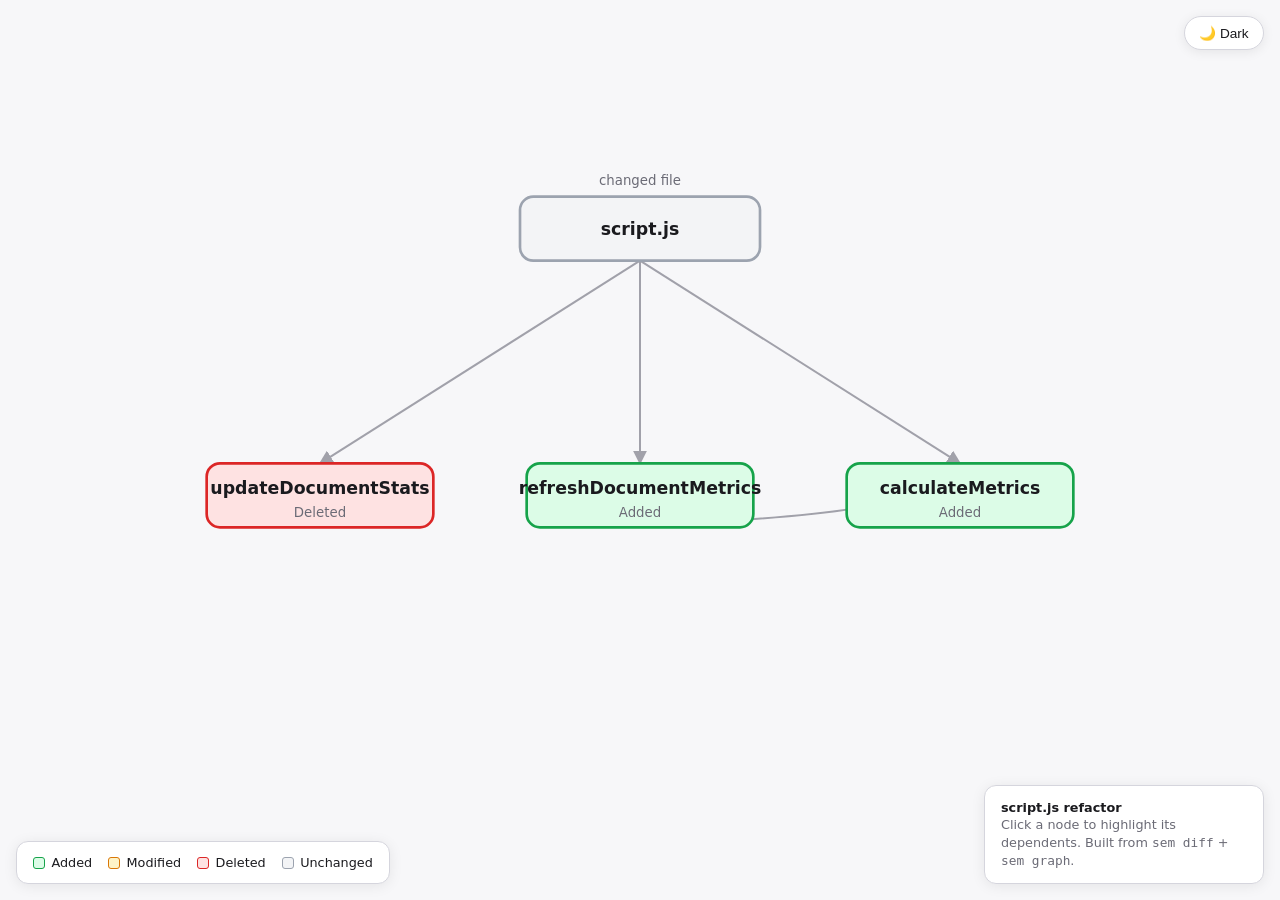
<file: semantic-diff-diagram.html>
<!DOCTYPE html>
<html lang="en">
<head>
  <meta charset="UTF-8" />
  <meta name="viewport" content="width=device-width, initial-scale=1.0" />
  <title>Semantic Diff — script.js refactor</title>
  <style>
    :root {
      --bg: #f7f7f9;
      --panel: #ffffff;
      --text: #1a1a1e;
      --muted: #6b6b76;
      --border: #d5d5dd;
      --shadow: rgba(0, 0, 0, 0.08);
      --node-file-bg: #eef0f4;
      --node-file-stroke: #c4c8d0;
      --node-added: #22c55e;
      --node-added-bg: #dcfce7;
      --node-added-stroke: #16a34a;
      --node-modified: #f59e0b;
      --node-modified-bg: #fef3c7;
      --node-modified-stroke: #d97706;
      --node-deleted: #ef4444;
      --node-deleted-bg: #fee2e2;
      --node-deleted-stroke: #dc2626;
      --node-none-bg: #f3f4f6;
      --node-none-stroke: #9ca3af;
      --edge: #a1a1aa;
      --edge-highlight: #4f46e5;
      --dim: 0.28;
    }
    html.dark {
      --bg: #0e0e11;
      --panel: #18181b;
      --text: #f0f0f5;
      --muted: #9ca3af;
      --border: #2e2e38;
      --shadow: rgba(0, 0, 0, 0.35);
      --node-file-bg: #3f3f46;
      --node-file-stroke: #71717a;
      --node-added: #4ade80;
      --node-added-bg: #14532d;
      --node-added-stroke: #22c55e;
      --node-modified: #fbbf24;
      --node-modified-bg: #713f12;
      --node-modified-stroke: #f59e0b;
      --node-deleted: #f87171;
      --node-deleted-bg: #7f1d1d;
      --node-deleted-stroke: #ef4444;
      --node-none-bg: #27272a;
      --node-none-stroke: #52525b;
      --edge: #52525b;
      --edge-highlight: #818cf8;
      --dim: 0.22;
    }
    * { box-sizing: border-box; }
    html, body {
      margin: 0;
      padding: 0;
      height: 100%;
      font-family: ui-sans-serif, system-ui, -apple-system, BlinkMacSystemFont, "Segoe UI", Roboto, "Helvetica Neue", Arial, sans-serif;
      background: var(--bg);
      color: var(--text);
      overflow: hidden;
    }
    #theme-toggle {
      position: fixed;
      top: 1rem;
      right: 1rem;
      z-index: 100;
      background: var(--panel);
      color: var(--text);
      border: 1px solid var(--border);
      border-radius: 999px;
      padding: 0.5rem 0.9rem;
      cursor: pointer;
      font-size: 0.85rem;
      box-shadow: 0 2px 12px var(--shadow);
      transition: transform 0.15s ease, box-shadow 0.15s ease;
    }
    #theme-toggle:hover { transform: translateY(-1px); box-shadow: 0 4px 18px var(--shadow); }
    #stage {
      width: 100vw;
      height: 100vh;
      display: flex;
      align-items: center;
      justify-content: center;
    }
    svg { width: 100%; height: 100%; cursor: grab; }
    svg:active { cursor: grabbing; }
    .node-group { cursor: pointer; transition: opacity 0.25s ease; }
    .node-rect {
      rx: 10;
      ry: 10;
      stroke-width: 2;
      transition: stroke 0.2s ease, filter 0.2s ease, transform 0.2s ease;
    }
    .node-group:hover .node-rect { filter: brightness(1.06); }
    .node-group:hover .node-label { fill: var(--text); }
    .node-label {
      font-size: 13px;
      font-weight: 600;
      fill: var(--text);
      pointer-events: none;
      text-anchor: middle;
      dominant-baseline: middle;
      transition: fill 0.2s ease;
    }
    .node-sublabel {
      font-size: 10px;
      fill: var(--muted);
      pointer-events: none;
      text-anchor: middle;
      dominant-baseline: middle;
    }
    .badge {
      font-size: 9px;
      font-weight: 700;
      text-anchor: middle;
      dominant-baseline: middle;
      pointer-events: none;
      fill: #ffffff;
    }
    .edge {
      fill: none;
      stroke: var(--edge);
      stroke-width: 1.5;
      transition: stroke 0.25s ease, stroke-width 0.25s ease, opacity 0.25s ease;
      marker-end: url(#arrow);
    }
    .edge.highlight {
      stroke: var(--edge-highlight);
      stroke-width: 2.5;
      marker-end: url(#arrow-highlight);
    }
    .edge.dim { opacity: var(--dim); }
    .node-group.dim { opacity: var(--dim); }
    .node-group.highlight .node-rect {
      stroke: var(--edge-highlight);
      stroke-width: 3;
      filter: drop-shadow(0 0 8px rgba(79, 70, 229, 0.35));
    }
    #legend {
      position: fixed;
      bottom: 1rem;
      left: 1rem;
      z-index: 100;
      background: var(--panel);
      border: 1px solid var(--border);
      border-radius: 12px;
      padding: 0.8rem 1rem;
      box-shadow: 0 2px 14px var(--shadow);
      display: flex;
      gap: 1rem;
      align-items: center;
      font-size: 0.8rem;
    }
    #legend .chip {
      display: inline-flex;
      align-items: center;
      gap: 0.4rem;
    }
    #legend .swatch {
      width: 12px;
      height: 12px;
      border-radius: 3px;
      border: 1px solid var(--border);
    }
    #info {
      position: fixed;
      bottom: 1rem;
      right: 1rem;
      z-index: 100;
      background: var(--panel);
      border: 1px solid var(--border);
      border-radius: 12px;
      padding: 0.8rem 1rem;
      box-shadow: 0 2px 14px var(--shadow);
      max-width: 280px;
      font-size: 0.8rem;
      color: var(--muted);
      line-height: 1.4;
    }
    #info strong { color: var(--text); }
  </style>
  <script>
    (function () {
      const stored = localStorage.getItem('theme');
      const prefersDark = window.matchMedia && window.matchMedia('(prefers-color-scheme: dark)').matches;
      if (stored === 'dark' || (!stored && prefersDark)) document.documentElement.classList.add('dark');
    })();
  </script>
</head>
<body>
  <button id="theme-toggle" aria-label="Toggle dark mode">🌙 Dark</button>

  <div id="stage">
    <svg id="diagram" viewBox="0 0 960 540" preserveAspectRatio="xMidYMid meet" xmlns="http://www.w3.org/2000/svg">
      <defs>
        <marker id="arrow" viewBox="0 0 10 10" refX="9" refY="5" markerWidth="7" markerHeight="7" orient="auto-start-reverse">
          <path d="M 0 0 L 10 5 L 0 10 z" fill="var(--edge)" />
        </marker>
        <marker id="arrow-highlight" viewBox="0 0 10 10" refX="9" refY="5" markerWidth="8" markerHeight="8" orient="auto-start-reverse">
          <path d="M 0 0 L 10 5 L 0 10 z" fill="var(--edge-highlight)" />
        </marker>
      </defs>
      <g id="edges"></g>
      <g id="nodes"></g>
    </svg>
  </div>

  <div id="legend">
    <span class="chip"><span class="swatch" style="background: var(--node-added-bg); border-color: var(--node-added-stroke);"></span> Added</span>
    <span class="chip"><span class="swatch" style="background: var(--node-modified-bg); border-color: var(--node-modified-stroke);"></span> Modified</span>
    <span class="chip"><span class="swatch" style="background: var(--node-deleted-bg); border-color: var(--node-deleted-stroke);"></span> Deleted</span>
    <span class="chip"><span class="swatch" style="background: var(--node-none-bg); border-color: var(--node-none-stroke);"></span> Unchanged</span>
  </div>

  <div id="info">
    <strong>script.js refactor</strong><br>
    Click a node to highlight its dependents. Built from <code>sem diff</code> + <code>sem graph</code>.
  </div>

  <script>
    const data = {"nodes":[{"id":"file://script.js","label":"script.js","type":"file","change":"none"},{"id":"script.js::function::updateDocumentStats","label":"updateDocumentStats","type":"function","change":"deleted","filePath":"script.js"},{"id":"script.js::function::calculateMetrics","label":"calculateMetrics","type":"function","change":"added","filePath":"script.js"},{"id":"script.js::function::refreshDocumentMetrics","label":"refreshDocumentMetrics","type":"function","change":"added","filePath":"script.js"}],"edges":[{"from":"file://script.js","to":"script.js::function::updateDocumentStats","type":"contains"},{"from":"file://script.js","to":"script.js::function::calculateMetrics","type":"contains"},{"from":"file://script.js","to":"script.js::function::refreshDocumentMetrics","type":"contains"},{"from":"script.js::function::refreshDocumentMetrics","to":"script.js::function::calculateMetrics","type":"calls"}]};

    const colorMap = {
      added: { fill: 'var(--node-added-bg)', stroke: 'var(--node-added-stroke)', badge: 'ADD' },
      modified: { fill: 'var(--node-modified-bg)', stroke: 'var(--node-modified-stroke)', badge: 'MOD' },
      deleted: { fill: 'var(--node-deleted-bg)', stroke: 'var(--node-deleted-stroke)', badge: 'DEL' },
      none: { fill: 'var(--node-none-bg)', stroke: 'var(--node-none-stroke)', badge: '' }
    };

    const nodeHeight = 48;
    const nodeWidths = { file: 180, function: 170 };
    const fileY = 80;
    const funcY = 280;
    const spacing = 240;
    const centerX = 960 / 2;

    function layout(nodes) {
      const file = nodes.find(n => n.type === 'file');
      const funcs = nodes.filter(n => n.type === 'function');
      const positions = {};
      if (file) positions[file.id] = { x: centerX - nodeWidths.file / 2, y: fileY };

      // Order: deleted old function on the left, then the two new functions
      const order = [
        'script.js::function::updateDocumentStats',
        'script.js::function::refreshDocumentMetrics',
        'script.js::function::calculateMetrics'
      ];
      const ordered = order.map(id => funcs.find(n => n.id === id)).filter(Boolean);
      const totalWidth = (ordered.length - 1) * spacing;
      let startX = centerX - totalWidth / 2 - nodeWidths.function / 2;
      ordered.forEach((n, i) => {
        positions[n.id] = { x: startX + i * spacing, y: funcY };
      });
      return positions;
    }

    function buildGraph() {
      const edgeGroup = document.getElementById('edges');
      const nodeGroup = document.getElementById('nodes');
      const positions = layout(data.nodes);

      // Draw edges
      data.edges.forEach((edge, i) => {
        const from = positions[edge.from];
        const to = positions[edge.to];
        if (!from || !to) return;
        const path = document.createElementNS('http://www.w3.org/2000/svg', 'path');
        const d = edge.type === 'contains'
          ? `M ${from.x + nodeWidths.file / 2} ${from.y + nodeHeight} L ${to.x + nodeWidths.function / 2} ${to.y}`
          : routeCall(from, to);
        path.setAttribute('d', d);
        path.setAttribute('class', 'edge');
        path.setAttribute('data-from', edge.from);
        path.setAttribute('data-to', edge.to);
        path.setAttribute('id', `edge-${i}`);
        edgeGroup.appendChild(path);
      });

      // Draw nodes
      data.nodes.forEach(node => {
        const pos = positions[node.id];
        const w = node.type === 'file' ? nodeWidths.file : nodeWidths.function;
        const colors = colorMap[node.change] || colorMap.none;
        const g = document.createElementNS('http://www.w3.org/2000/svg', 'g');
        g.setAttribute('class', 'node-group');
        g.setAttribute('data-id', node.id);
        g.setAttribute('transform', `translate(${pos.x}, ${pos.y})`);

        const rect = document.createElementNS('http://www.w3.org/2000/svg', 'rect');
        rect.setAttribute('width', w);
        rect.setAttribute('height', nodeHeight);
        rect.setAttribute('class', 'node-rect');
        rect.setAttribute('fill', colors.fill);
        rect.setAttribute('stroke', colors.stroke);
        g.appendChild(rect);

        const label = document.createElementNS('http://www.w3.org/2000/svg', 'text');
        label.setAttribute('x', w / 2);
        label.setAttribute('y', node.change === 'none' ? nodeHeight / 2 + 1 : nodeHeight / 2 - 5);
        label.setAttribute('class', 'node-label');
        label.textContent = node.label;
        g.appendChild(label);

        if (node.change !== 'none') {
          const sub = document.createElementNS('http://www.w3.org/2000/svg', 'text');
          sub.setAttribute('x', w / 2);
          sub.setAttribute('y', nodeHeight / 2 + 13);
          sub.setAttribute('class', 'node-sublabel');
          sub.textContent = node.change.charAt(0).toUpperCase() + node.change.slice(1);
          g.appendChild(sub);
        }

        if (node.type === 'file') {
          const fileLabel = document.createElementNS('http://www.w3.org/2000/svg', 'text');
          fileLabel.setAttribute('x', w / 2);
          fileLabel.setAttribute('y', -12);
          fileLabel.setAttribute('class', 'node-sublabel');
          fileLabel.textContent = 'changed file';
          g.appendChild(fileLabel);
        }

        g.addEventListener('click', (e) => {
          e.stopPropagation();
          highlight(node.id);
        });
        nodeGroup.appendChild(g);
      });
    }

    function routeCall(from, to) {
      const fw = nodeWidths.function;
      const fh = nodeHeight;
      const sx = from.x + fw / 2;
      const sy = from.y + fh;
      const tx = to.x + fw / 2;
      const ty = to.y;
      const midY = sy + (ty - sy) / 2 + 20;
      return `M ${sx} ${sy} C ${sx} ${midY}, ${tx} ${midY}, ${tx} ${ty}`;
    }

    function getReachable(startId) {
      const adj = {};
      data.edges.forEach(e => {
        if (!adj[e.from]) adj[e.from] = [];
        adj[e.from].push(e.to);
      });
      const seen = new Set([startId]);
      const stack = [startId];
      while (stack.length) {
        const cur = stack.pop();
        (adj[cur] || []).forEach(nxt => {
          if (!seen.has(nxt)) {
            seen.add(nxt);
            stack.push(nxt);
          }
        });
      }
      return seen;
    }

    function highlight(nodeId) {
      const reachable = getReachable(nodeId);
      document.querySelectorAll('.node-group').forEach(g => {
        const id = g.getAttribute('data-id');
        g.classList.toggle('dim', !reachable.has(id));
        g.classList.toggle('highlight', id === nodeId);
      });
      document.querySelectorAll('.edge').forEach(e => {
        const from = e.getAttribute('data-from');
        const to = e.getAttribute('data-to');
        const active = reachable.has(from) && reachable.has(to) && from === nodeId || reachable.has(from) && from === nodeId || isOnPath(from, to, nodeId);
        e.classList.toggle('highlight', active);
        e.classList.toggle('dim', !active);
      });
    }

    function isOnPath(from, to, startId) {
      const reachable = getReachable(startId);
      return reachable.has(from) && reachable.has(to);
    }

    function clearHighlight() {
      document.querySelectorAll('.node-group, .edge').forEach(el => {
        el.classList.remove('dim', 'highlight');
      });
    }

    document.getElementById('stage').addEventListener('click', clearHighlight);

    // Theme toggle
    const toggle = document.getElementById('theme-toggle');
    function updateToggle() {
      const dark = document.documentElement.classList.contains('dark');
      toggle.textContent = dark ? '☀️ Light' : '🌙 Dark';
      localStorage.setItem('theme', dark ? 'dark' : 'light');
    }
    toggle.addEventListener('click', () => {
      document.documentElement.classList.toggle('dark');
      updateToggle();
    });
    updateToggle();

    buildGraph();
  </script>
</body>
</html>
</file>
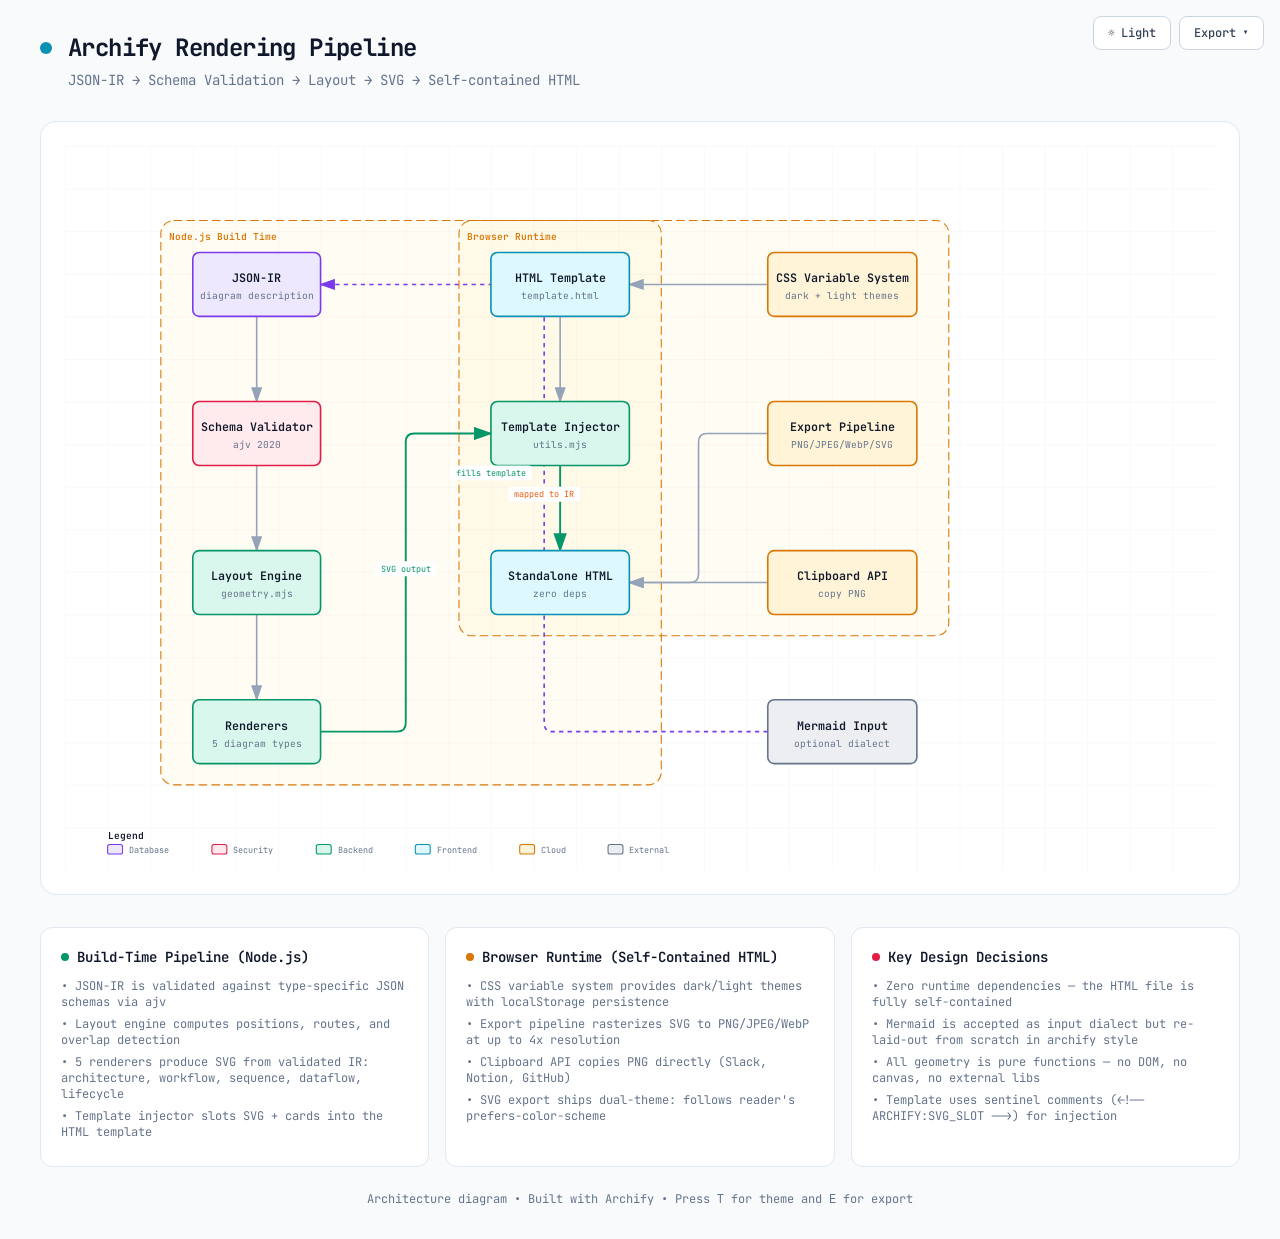
<file: docs/diagrams/archify-pipeline.html>
<!DOCTYPE html>
<html lang="en" data-theme="dark">
<head>
  <meta charset="UTF-8">
  <meta name="viewport" content="width=device-width, initial-scale=1.0">
  <meta name="generator" content="archify 2.6.0">
  <title>Archify Rendering Pipeline Diagram</title>
  <script>
    // Resolve the theme before first paint so light-preference users don't
    // see a dark flash. The toolbar script below re-applies with UI state.
    (function () {
      try {
        var theme = null;
        try {
          var param = new URLSearchParams(window.location.search).get('theme');
          if (param === 'light' || param === 'dark') theme = param;
        } catch (_) {}
        if (!theme) {
          try { theme = localStorage.getItem('archify-theme'); } catch (_) {}
        }
        if (theme !== 'light' && theme !== 'dark') {
          theme = window.matchMedia('(prefers-color-scheme: light)').matches ? 'light' : 'dark';
        }
        document.documentElement.setAttribute('data-theme', theme);
      } catch (_) {}
    })();
  </script>
  <!-- Async font load: a blackholed network must not block first paint.
       The body font stack falls back to system monospace until it lands. -->
  <link rel="preconnect" href="https://fonts.gstatic.com" crossorigin>
  <link href="https://fonts.googleapis.com/css2?family=JetBrains+Mono:wght@400;500;600;700&display=swap"
        rel="stylesheet" media="print" onload="this.media='all'">
  <noscript>
    <link href="https://fonts.googleapis.com/css2?family=JetBrains+Mono:wght@400;500;600;700&display=swap" rel="stylesheet">
  </noscript>
  <style>
    /* ==========================================================
       THEME VARIABLES — switch by toggling [data-theme] on <html>
       ========================================================== */
    :root,
    [data-theme="dark"] {
      --bg: #020617;
      --grid: #1e293b;
      --text: #ffffff;
      --text-muted: #94a3b8;
      --text-dim: #475569;
      /* UI chrome (menu hints, footer) needs more contrast than SVG .t-dim accents */
      --text-faint: #7d8da1;

      --panel: rgba(15, 23, 42, 0.5);
      --panel-border: #1e293b;
      --lane-fill: rgba(15, 23, 42, 0.22);
      --lane-stroke: #334155;

      --arrow: #64748b;
      --arrow-emphasis: #34d399;

      /* Opaque mask color used behind semi-transparent component fills
         so the arrows drawn underneath are properly hidden. */
      --mask: #0f172a;

      --frontend-fill:    rgba(8, 51, 68, 0.4);
      --frontend-stroke:  #22d3ee;
      --backend-fill:     rgba(6, 78, 59, 0.4);
      --backend-stroke:   #34d399;
      --database-fill:    rgba(76, 29, 149, 0.4);
      --database-stroke:  #a78bfa;
      --cloud-fill:       rgba(120, 53, 15, 0.3);
      --cloud-stroke:     #fbbf24;
      --security-fill:    rgba(136, 19, 55, 0.4);
      --security-stroke:  #fb7185;
      --messagebus-fill:  rgba(251, 146, 60, 0.3);
      --messagebus-stroke:#fb923c;
      --external-fill:    rgba(30, 41, 59, 0.5);
      --external-stroke:  #94a3b8;

      --toolbar-bg:       rgba(15, 23, 42, 0.8);
      --toolbar-border:   #334155;
      --toolbar-text:     #e2e8f0;
      --toolbar-hover:    rgba(15, 23, 42, 0.95);
      --toolbar-menu-bg:  #0f172a;
    }

    [data-theme="light"] {
      --bg: #f8fafc;
      --grid: #e2e8f0;
      --text: #0f172a;
      --text-muted: #64748b;
      --text-dim: #94a3b8;
      --text-faint: #64748b;

      --panel: #ffffff;
      --panel-border: #e2e8f0;
      --lane-fill: rgba(248, 250, 252, 0.65);
      --lane-stroke: #cbd5e1;

      --arrow: #94a3b8;
      --arrow-emphasis: #059669;

      --mask: #ffffff;

      --frontend-fill:    rgba(34, 211, 238, 0.15);
      --frontend-stroke:  #0891b2;
      --backend-fill:     rgba(52, 211, 153, 0.18);
      --backend-stroke:   #059669;
      --database-fill:    rgba(167, 139, 250, 0.2);
      --database-stroke:  #7c3aed;
      --cloud-fill:       rgba(251, 191, 36, 0.18);
      --cloud-stroke:     #d97706;
      --security-fill:    rgba(251, 113, 133, 0.15);
      --security-stroke:  #e11d48;
      --messagebus-fill:  rgba(251, 146, 60, 0.15);
      --messagebus-stroke:#ea580c;
      --external-fill:    rgba(148, 163, 184, 0.18);
      --external-stroke:  #64748b;

      --toolbar-bg:       rgba(255, 255, 255, 0.92);
      --toolbar-border:   #cbd5e1;
      --toolbar-text:     #334155;
      --toolbar-hover:    #ffffff;
      --toolbar-menu-bg:  #ffffff;
    }

    * { margin: 0; padding: 0; box-sizing: border-box; }

    body {
      font-family: 'JetBrains Mono', ui-monospace, SFMono-Regular, Menlo, Consolas, 'DejaVu Sans Mono', 'Liberation Mono', 'Noto Sans Mono CJK SC', 'PingFang SC', 'Hiragino Sans GB', 'Microsoft YaHei', monospace;
      background: var(--bg);
      min-height: 100vh;
      padding: 2rem;
      color: var(--text);
      transition: background 0.2s ease, color 0.2s ease;
    }

    .container { max-width: 1200px; margin: 0 auto; }

    .header { margin-bottom: 2rem; }

    .header-row {
      display: flex;
      align-items: center;
      gap: 1rem;
      margin-bottom: 0.5rem;
    }

    .pulse-dot {
      width: 12px;
      height: 12px;
      background: var(--frontend-stroke);
      border-radius: 50%;
      animation: pulse 2s infinite;
    }

    @keyframes pulse {
      0%, 100% { opacity: 1; }
      50% { opacity: 0.5; }
    }

    h1 {
      font-size: 1.5rem;
      font-weight: 700;
      letter-spacing: -0.025em;
    }

    .subtitle {
      color: var(--text-muted);
      font-size: 0.875rem;
      margin-left: 1.75rem;
    }

    .diagram-container {
      background: var(--panel);
      border-radius: 1rem;
      border: 1px solid var(--panel-border);
      padding: 1.5rem;
      overflow-x: auto;
    }

    svg {
      width: 100%;
      min-width: min(900px, 100%);
      display: block;
    }

    .cards {
      display: grid;
      grid-template-columns: repeat(auto-fit, minmax(280px, 1fr));
      gap: 1rem;
      margin-top: 2rem;
    }

    .card {
      background: var(--panel);
      border-radius: 0.75rem;
      border: 1px solid var(--panel-border);
      padding: 1.25rem;
    }

    .card-header {
      display: flex;
      align-items: center;
      gap: 0.5rem;
      margin-bottom: 0.75rem;
    }

    .card-dot {
      width: 8px;
      height: 8px;
      border-radius: 50%;
    }

    .card-dot.cyan     { background: var(--frontend-stroke); }
    .card-dot.emerald  { background: var(--backend-stroke); }
    .card-dot.violet   { background: var(--database-stroke); }
    .card-dot.amber    { background: var(--cloud-stroke); }
    .card-dot.rose     { background: var(--security-stroke); }
    .card-dot.orange   { background: var(--messagebus-stroke); }
    .card-dot.slate    { background: var(--external-stroke); }

    .card h3 { font-size: 0.875rem; font-weight: 600; color: var(--text); }

    .card ul {
      list-style: none;
      color: var(--text-muted);
      font-size: 0.75rem;
    }

    .card li { margin-bottom: 0.375rem; }

    .footer {
      text-align: center;
      margin-top: 1.5rem;
      color: var(--text-faint);
      font-size: 0.75rem;
    }

    /* ==========================================================
       Print stylesheet — hide interactive controls, force light,
       drop the grid so the diagram doesn't waste ink, use landscape
       so wide diagrams fit, pack summary cards into 2 columns to
       avoid an orphan card on a trailing page.
       ========================================================== */
    @page { size: landscape; margin: 1.5cm; }

    @media print {
      /* Force the FULL light palette — including component fills/strokes and
         lane/arrow colors — so printing from dark theme doesn't put neon
         strokes and translucent dark fills on white paper. */
      :root, [data-theme="dark"], [data-theme="light"] {
        --bg: #ffffff;
        --grid: transparent;
        --panel: #ffffff;
        --panel-border: #e2e8f0;
        --text: #0f172a;
        --text-muted: #475569;
        --text-dim: #94a3b8;
        --text-faint: #64748b;
        --mask: #ffffff;
        --lane-fill: rgba(248, 250, 252, 0.65);
        --lane-stroke: #cbd5e1;
        --arrow: #94a3b8;
        --arrow-emphasis: #059669;
        --frontend-fill:    rgba(34, 211, 238, 0.15);
        --frontend-stroke:  #0891b2;
        --backend-fill:     rgba(52, 211, 153, 0.18);
        --backend-stroke:   #059669;
        --database-fill:    rgba(167, 139, 250, 0.2);
        --database-stroke:  #7c3aed;
        --cloud-fill:       rgba(251, 191, 36, 0.18);
        --cloud-stroke:     #d97706;
        --security-fill:    rgba(251, 113, 133, 0.15);
        --security-stroke:  #e11d48;
        --messagebus-fill:  rgba(251, 146, 60, 0.15);
        --messagebus-stroke:#ea580c;
        --external-fill:    rgba(148, 163, 184, 0.18);
        --external-stroke:  #64748b;
      }
      body { background: #ffffff !important; padding: 0; }
      .container { max-width: none; }
      .toolbar, .archify-toast, .no-print { display: none !important; }
      .diagram-container, .card { box-shadow: none; border-color: #e2e8f0; }
      .cards { grid-template-columns: 1fr 1fr; }
      /* Ensure elements break sensibly across pages */
      .card { break-inside: avoid; page-break-inside: avoid; }
      .diagram-container { break-inside: avoid; page-break-inside: avoid; }
      h1, .subtitle { color: #0f172a; }
    }

    /* ==========================================================
       TOOLBAR (theme toggle + export menu)
       ========================================================== */
    .toolbar {
      position: fixed;
      top: 1rem;
      right: 1rem;
      display: flex;
      gap: 0.5rem;
      z-index: 100;
    }
    .toolbar button {
      background: var(--toolbar-bg);
      color: var(--toolbar-text);
      border: 1px solid var(--toolbar-border);
      padding: 0.5rem 0.875rem;
      border-radius: 0.5rem;
      font-family: inherit;
      font-size: 0.75rem;
      font-weight: 500;
      cursor: pointer;
      backdrop-filter: blur(8px);
      transition: background 0.15s, border-color 0.15s;
      display: inline-flex;
      align-items: center;
      gap: 0.375rem;
    }
    .toolbar button:hover {
      background: var(--toolbar-hover);
      border-color: var(--arrow);
    }
    .toolbar button:focus-visible {
      outline: 2px solid var(--frontend-stroke);
      outline-offset: 2px;
    }
    .toolbar .export-wrap { position: relative; }
    .toolbar .export-menu {
      position: absolute;
      top: calc(100% + 0.375rem);
      right: 0;
      background: var(--toolbar-menu-bg);
      border: 1px solid var(--toolbar-border);
      border-radius: 0.5rem;
      padding: 0.375rem;
      min-width: 160px;
      display: none;
      flex-direction: column;
      box-shadow: 0 4px 20px rgba(0,0,0,0.25);
    }
    .toolbar .export-menu.open { display: flex; }
    .toolbar .export-menu button {
      background: transparent;
      border: 0;
      justify-content: space-between;
      width: 100%;
      text-align: left;
      padding: 0.5rem 0.75rem;
    }
    .toolbar .export-menu button:hover {
      background: var(--toolbar-hover);
    }
    .toolbar .export-menu .hint {
      color: var(--text-faint);
      font-size: 0.625rem;
    }
    .toolbar .export-menu hr {
      border: 0;
      border-top: 1px solid var(--toolbar-border);
      margin: 0.25rem 0.375rem;
      opacity: 0.5;
    }

    /* Toast — brief feedback for actions like "copied" */
    .archify-toast {
      position: fixed;
      top: 1rem;
      left: 50%;
      transform: translateX(-50%) translateY(-8px);
      background: var(--toolbar-menu-bg);
      color: var(--text);
      border: 1px solid var(--toolbar-border);
      padding: 0.5rem 1rem;
      border-radius: 0.5rem;
      font-family: inherit;
      font-size: 0.75rem;
      opacity: 0;
      transition: opacity 0.2s, transform 0.2s;
      z-index: 200;
      pointer-events: none;
      box-shadow: 0 4px 20px rgba(0,0,0,0.25);
    }
    .archify-toast.show {
      opacity: 1;
      transform: translateX(-50%) translateY(0);
    }

    @media (max-width: 720px) {
      body { padding: 1rem; }
      .toolbar {
        position: static;
        justify-content: flex-end;
        margin-bottom: 1rem;
      }
      .header { margin-bottom: 1.25rem; }
      .header-row {
        gap: 0.75rem;
        align-items: flex-start;
      }
      h1 {
        font-size: 1.25rem;
        line-height: 1.25;
      }
      .subtitle {
        margin-left: 0;
        font-size: 0.8125rem;
        line-height: 1.55;
      }
      .diagram-container {
        padding: 0.75rem;
        border-radius: 0.75rem;
      }
      .cards {
        grid-template-columns: 1fr;
        margin-top: 1rem;
      }
    }

    /* ==========================================================
       SVG SEMANTIC CLASSES — use these instead of inline fill/stroke
       ========================================================== */
    .c-grid       { stroke: var(--grid); fill: none; }
    .c-mask       { fill: var(--mask); stroke: none; }

    .c-frontend   { fill: var(--frontend-fill);   stroke: var(--frontend-stroke); }
    .c-backend    { fill: var(--backend-fill);    stroke: var(--backend-stroke); }
    .c-database   { fill: var(--database-fill);   stroke: var(--database-stroke); }
    .c-cloud      { fill: var(--cloud-fill);      stroke: var(--cloud-stroke); }
    .c-security   { fill: var(--security-fill);   stroke: var(--security-stroke); }
    .c-messagebus { fill: var(--messagebus-fill); stroke: var(--messagebus-stroke); }
    .c-external   { fill: var(--external-fill);   stroke: var(--external-stroke); }

    /* Text helpers */
    .t-primary { fill: var(--text); }
    .t-muted   { fill: var(--text-muted); }
    .t-dim     { fill: var(--text-dim); }
    .t-frontend   { fill: var(--frontend-stroke); }
    .t-backend    { fill: var(--backend-stroke); }
    .t-database   { fill: var(--database-stroke); }
    .t-cloud      { fill: var(--cloud-stroke); }
    .t-security   { fill: var(--security-stroke); }
    .t-messagebus { fill: var(--messagebus-stroke); }
    .t-external   { fill: var(--external-stroke); }

    /* Arrows */
    .a-default   { stroke: var(--arrow); fill: none; }
    .a-emphasis  { stroke: var(--arrow-emphasis); fill: none; }
    .a-security  { stroke: var(--security-stroke); fill: none; stroke-dasharray: 5,5; }
    .a-dashed    { stroke: var(--database-stroke); fill: none; stroke-dasharray: 4,4; }

    /* Arrowhead markers reference these */
    .m-default   { fill: var(--arrow); }
    .m-emphasis  { fill: var(--arrow-emphasis); }
    .m-security  { fill: var(--security-stroke); }
    .m-dashed    { fill: var(--database-stroke); }

    /* Dashed boundary variants */
    .c-security-group { fill: transparent; stroke: var(--security-stroke); stroke-dasharray: 4,4; }
    .c-region         { fill: rgba(251, 191, 36, 0.05); stroke: var(--cloud-stroke); stroke-dasharray: 8,4; }
    .c-lane           { fill: var(--lane-fill); stroke: var(--lane-stroke); stroke-dasharray: 6,6; }
  </style>
</head>
<body>
  <!-- Toolbar: theme toggle + export menu (present on every generated diagram)
       Keyboard: T toggles theme, E opens export menu (when no input focused) -->
  <div class="toolbar" role="toolbar" aria-label="Diagram actions">
    <button id="btn-theme" type="button"
            title="Toggle theme (T)"
            aria-label="Toggle color theme"
            aria-pressed="false">
      <span id="theme-icon" aria-hidden="true">&#9790;</span>
      <span id="theme-label">Dark</span>
    </button>
    <div class="export-wrap">
      <button id="btn-export" type="button"
              title="Export diagram (E)"
              aria-label="Export diagram"
              aria-haspopup="menu"
              aria-expanded="false"
              aria-controls="export-menu">
        Export <span aria-hidden="true">&#9662;</span>
      </button>
      <div class="export-menu" id="export-menu" role="menu" aria-label="Export">
        <button data-action="copy"  type="button" role="menuitem" tabindex="-1">Copy to clipboard <span class="hint">PNG</span></button>
        <hr role="separator">
        <button data-format="png"   type="button" role="menuitem" tabindex="-1">Download PNG</button>
        <button data-format="jpeg"  type="button" role="menuitem" tabindex="-1">Download JPEG</button>
        <button data-format="webp"  type="button" role="menuitem" tabindex="-1">Download WebP</button>
        <hr role="separator">
        <button data-format="svg"   type="button" role="menuitem" tabindex="-1">Download SVG <span class="hint">vector</span></button>
      </div>
    </div>
  </div>

  <div class="container">
    <!-- Header -->
    <div class="header">
      <div class="header-row">
        <div class="pulse-dot"></div>
        <h1>Archify Rendering Pipeline</h1>
      </div>
      <p class="subtitle">JSON-IR → Schema Validation → Layout → SVG → Self-contained HTML</p>
    </div>

    <!-- Main Diagram -->
    <div class="diagram-container">
      <svg viewBox="0 0 1080 680" role="img" aria-label="Archify Rendering Pipeline — JSON-IR → Schema Validation → Layout → SVG → Self-contained HTML (architecture diagram)">
        <!-- Definitions -->
        <defs>
          <marker id="arrowhead" markerWidth="10" markerHeight="7" refX="9" refY="3.5" orient="auto">
            <polygon points="0 0, 10 3.5, 0 7" class="m-default" />
          </marker>
          <marker id="arrowhead-emphasis" markerWidth="10" markerHeight="7" refX="9" refY="3.5" orient="auto">
            <polygon points="0 0, 10 3.5, 0 7" class="m-emphasis" />
          </marker>
          <marker id="arrowhead-security" markerWidth="10" markerHeight="7" refX="9" refY="3.5" orient="auto">
            <polygon points="0 0, 10 3.5, 0 7" class="m-security" />
          </marker>
          <marker id="arrowhead-dashed" markerWidth="10" markerHeight="7" refX="9" refY="3.5" orient="auto">
            <polygon points="0 0, 10 3.5, 0 7" class="m-dashed" />
          </marker>
          <pattern id="grid" width="40" height="40" patternUnits="userSpaceOnUse">
            <path d="M 40 0 L 0 0 0 40" class="c-grid" stroke-width="0.5"/>
          </pattern>
        </defs>

        <!-- Background Grid -->
        <rect width="100%" height="100%" fill="url(#grid)" />

        <!-- Boundaries (behind everything) -->
        <rect x="90" y="70" width="470" height="530" rx="12" class="c-region" stroke-width="1"/>
        <text x="98" y="88" class="t-cloud" font-size="9" font-weight="600">Node.js Build Time</text>

        <rect x="370" y="70" width="460" height="390" rx="12" class="c-region" stroke-width="1"/>
        <text x="378" y="88" class="t-cloud" font-size="9" font-weight="600">Browser Runtime</text>

        <!-- Connection paths (before components for correct z-order) -->
        <path d="M 180 160 L 180 240" class="a-default" stroke-width="1.5" marker-end="url(#arrowhead)"/>
        <path d="M 180 300 L 180 380" class="a-default" stroke-width="1.5" marker-end="url(#arrowhead)"/>
        <path d="M 180 440 L 180 520" class="a-default" stroke-width="1.5" marker-end="url(#arrowhead)"/>
        <path d="M 240 550 L 312 550 Q 320 550 320 542 L 320 278 Q 320 270 328 270 L 400 270" class="a-emphasis" stroke-width="1.8" marker-end="url(#arrowhead-emphasis)"/>
        <path d="M 465 160 L 465 240" class="a-default" stroke-width="1.5" marker-end="url(#arrowhead)"/>
        <path d="M 465 300 L 465 380" class="a-emphasis" stroke-width="1.8" marker-end="url(#arrowhead-emphasis)"/>
        <path d="M 660 130 L 530 130" class="a-default" stroke-width="1.5" marker-end="url(#arrowhead)"/>
        <path d="M 660 270 L 603 270 Q 595 270 595 278 L 595 402 Q 595 410 587 410 L 530 410" class="a-default" stroke-width="1.5" marker-end="url(#arrowhead)"/>
        <path d="M 660 410 L 530 410" class="a-default" stroke-width="1.5" marker-end="url(#arrowhead)"/>
        <path d="M 660 550 L 458 550 Q 450 550 450 542 L 450 138 Q 450 130 442 130 L 240 130" class="a-dashed" stroke-width="1.5" marker-end="url(#arrowhead-dashed)"/>

        <!-- Components -->
        <rect x="120" y="100" width="120" height="60" rx="6" class="c-mask"/>
        <rect x="120" y="100" width="120" height="60" rx="6" class="c-database" stroke-width="1.5"/>
        <text x="180" y="128" class="t-primary" font-size="11" font-weight="600" text-anchor="middle">JSON-IR</text>
        <text x="180" y="144" class="t-muted" font-size="9" text-anchor="middle">diagram description</text>

        <rect x="120" y="240" width="120" height="60" rx="6" class="c-mask"/>
        <rect x="120" y="240" width="120" height="60" rx="6" class="c-security" stroke-width="1.5"/>
        <text x="180" y="268" class="t-primary" font-size="11" font-weight="600" text-anchor="middle">Schema Validator</text>
        <text x="180" y="284" class="t-muted" font-size="9" text-anchor="middle">ajv 2020</text>

        <rect x="120" y="380" width="120" height="60" rx="6" class="c-mask"/>
        <rect x="120" y="380" width="120" height="60" rx="6" class="c-backend" stroke-width="1.5"/>
        <text x="180" y="408" class="t-primary" font-size="11" font-weight="600" text-anchor="middle">Layout Engine</text>
        <text x="180" y="424" class="t-muted" font-size="9" text-anchor="middle">geometry.mjs</text>

        <rect x="120" y="520" width="120" height="60" rx="6" class="c-mask"/>
        <rect x="120" y="520" width="120" height="60" rx="6" class="c-backend" stroke-width="1.5"/>
        <text x="180" y="548" class="t-primary" font-size="11" font-weight="600" text-anchor="middle">Renderers</text>
        <text x="180" y="564" class="t-muted" font-size="9" text-anchor="middle">5 diagram types</text>

        <rect x="400" y="100" width="130" height="60" rx="6" class="c-mask"/>
        <rect x="400" y="100" width="130" height="60" rx="6" class="c-frontend" stroke-width="1.5"/>
        <text x="465" y="128" class="t-primary" font-size="11" font-weight="600" text-anchor="middle">HTML Template</text>
        <text x="465" y="144" class="t-muted" font-size="9" text-anchor="middle">template.html</text>

        <rect x="400" y="240" width="130" height="60" rx="6" class="c-mask"/>
        <rect x="400" y="240" width="130" height="60" rx="6" class="c-backend" stroke-width="1.5"/>
        <text x="465" y="268" class="t-primary" font-size="11" font-weight="600" text-anchor="middle">Template Injector</text>
        <text x="465" y="284" class="t-muted" font-size="9" text-anchor="middle">utils.mjs</text>

        <rect x="400" y="380" width="130" height="60" rx="6" class="c-mask"/>
        <rect x="400" y="380" width="130" height="60" rx="6" class="c-frontend" stroke-width="1.5"/>
        <text x="465" y="408" class="t-primary" font-size="11" font-weight="600" text-anchor="middle">Standalone HTML</text>
        <text x="465" y="424" class="t-muted" font-size="9" text-anchor="middle">zero deps</text>

        <rect x="660" y="100" width="140" height="60" rx="6" class="c-mask"/>
        <rect x="660" y="100" width="140" height="60" rx="6" class="c-cloud" stroke-width="1.5"/>
        <text x="730" y="128" class="t-primary" font-size="11" font-weight="600" text-anchor="middle">CSS Variable System</text>
        <text x="730" y="144" class="t-muted" font-size="9" text-anchor="middle">dark + light themes</text>

        <rect x="660" y="240" width="140" height="60" rx="6" class="c-mask"/>
        <rect x="660" y="240" width="140" height="60" rx="6" class="c-cloud" stroke-width="1.5"/>
        <text x="730" y="268" class="t-primary" font-size="11" font-weight="600" text-anchor="middle">Export Pipeline</text>
        <text x="730" y="284" class="t-muted" font-size="9" text-anchor="middle">PNG/JPEG/WebP/SVG</text>

        <rect x="660" y="380" width="140" height="60" rx="6" class="c-mask"/>
        <rect x="660" y="380" width="140" height="60" rx="6" class="c-cloud" stroke-width="1.5"/>
        <text x="730" y="408" class="t-primary" font-size="11" font-weight="600" text-anchor="middle">Clipboard API</text>
        <text x="730" y="424" class="t-muted" font-size="9" text-anchor="middle">copy PNG</text>

        <rect x="660" y="520" width="140" height="60" rx="6" class="c-mask"/>
        <rect x="660" y="520" width="140" height="60" rx="6" class="c-external" stroke-width="1.5"/>
        <text x="730" y="548" class="t-primary" font-size="11" font-weight="600" text-anchor="middle">Mermaid Input</text>
        <text x="730" y="564" class="t-muted" font-size="9" text-anchor="middle">optional dialect</text>

        <!-- Connection labels -->



        <rect x="291" y="390" width="58" height="14" rx="3" class="c-mask"/>
        <text x="320" y="400" class="t-backend" font-size="8" text-anchor="middle">SVG output</text>

        <rect x="361.4" y="300" width="77.2" height="14" rx="3" class="c-mask"/>
        <text x="400" y="310" class="t-backend" font-size="8" text-anchor="middle">fills template</text>



        <rect x="416.2" y="320" width="67.6" height="14" rx="3" class="c-mask"/>
        <text x="450" y="330" class="t-messagebus" font-size="8" text-anchor="middle">mapped to IR</text>

        <!-- Legend -->
        <text x="40" y="651" class="t-primary" font-size="9" font-weight="600">Legend</text>
        <rect x="40" y="656" width="14" height="9" rx="2" class="c-database" stroke-width="1"/>
        <text x="60" y="664" class="t-muted" font-size="8">Database</text>
        <rect x="138" y="656" width="14" height="9" rx="2" class="c-security" stroke-width="1"/>
        <text x="158" y="664" class="t-muted" font-size="8">Security</text>
        <rect x="236" y="656" width="14" height="9" rx="2" class="c-backend" stroke-width="1"/>
        <text x="256" y="664" class="t-muted" font-size="8">Backend</text>
        <rect x="329" y="656" width="14" height="9" rx="2" class="c-frontend" stroke-width="1"/>
        <text x="349" y="664" class="t-muted" font-size="8">Frontend</text>
        <rect x="427" y="656" width="14" height="9" rx="2" class="c-cloud" stroke-width="1"/>
        <text x="447" y="664" class="t-muted" font-size="8">Cloud</text>
        <rect x="510" y="656" width="14" height="9" rx="2" class="c-external" stroke-width="1"/>
        <text x="530" y="664" class="t-muted" font-size="8">External</text>
      </svg>
    </div>

    <!-- Info Cards -->
    <div class="cards">
      <div class="card">
        <div class="card-header">
          <div class="card-dot emerald"></div>
          <h3>Build-Time Pipeline (Node.js)</h3>
        </div>
        <ul>
          <li>&bull; JSON-IR is validated against type-specific JSON schemas via ajv</li>
          <li>&bull; Layout engine computes positions, routes, and overlap detection</li>
          <li>&bull; 5 renderers produce SVG from validated IR: architecture, workflow, sequence, dataflow, lifecycle</li>
          <li>&bull; Template injector slots SVG + cards into the HTML template</li>
        </ul>
      </div>

      <div class="card">
        <div class="card-header">
          <div class="card-dot amber"></div>
          <h3>Browser Runtime (Self-Contained HTML)</h3>
        </div>
        <ul>
          <li>&bull; CSS variable system provides dark/light themes with localStorage persistence</li>
          <li>&bull; Export pipeline rasterizes SVG to PNG/JPEG/WebP at up to 4x resolution</li>
          <li>&bull; Clipboard API copies PNG directly (Slack, Notion, GitHub)</li>
          <li>&bull; SVG export ships dual-theme: follows reader&#39;s prefers-color-scheme</li>
        </ul>
      </div>

      <div class="card">
        <div class="card-header">
          <div class="card-dot rose"></div>
          <h3>Key Design Decisions</h3>
        </div>
        <ul>
          <li>&bull; Zero runtime dependencies — the HTML file is fully self-contained</li>
          <li>&bull; Mermaid is accepted as input dialect but re-laid-out from scratch in archify style</li>
          <li>&bull; All geometry is pure functions — no DOM, no canvas, no external libs</li>
          <li>&bull; Template uses sentinel comments (&lt;!-- ARCHIFY:SVG_SLOT --&gt;) for injection</li>
        </ul>
      </div>
    </div>

    <!-- Footer -->
    <p class="footer">
      Architecture diagram &bull; Built with Archify<span class="no-print"> &bull; Press <kbd>T</kbd> for theme and <kbd>E</kbd> for export</span>
    </p>
  </div>

  <script>
    /* ============================================================
       Theme toggle — persists to localStorage, respects system pref
       ============================================================ */
    var Archify = {};

    Archify.theme = (function () {
      var STORAGE_KEY = 'archify-theme';
      var html = document.documentElement;
      var btn = document.getElementById('btn-theme');
      var icon = document.getElementById('theme-icon');
      var label = document.getElementById('theme-label');

      // localStorage can throw (blocked cookies, sandboxed iframes); the whole
      // script element dies on an uncaught error, so guard every access.
      function readStored() {
        try { return localStorage.getItem(STORAGE_KEY); } catch (_) { return null; }
      }
      function writeStored(value) {
        try { localStorage.setItem(STORAGE_KEY, value); } catch (_) {}
      }
      function urlOverride() {
        // URL param wins (useful for deterministic screenshots / share links)
        try {
          var param = new URLSearchParams(window.location.search).get('theme');
          if (param === 'light' || param === 'dark') return param;
        } catch (_) {}
        return null;
      }

      function resolveInitial() {
        var fromUrl = urlOverride();
        if (fromUrl) return fromUrl;
        var saved = readStored();
        if (saved === 'light' || saved === 'dark') return saved;
        return window.matchMedia('(prefers-color-scheme: light)').matches ? 'light' : 'dark';
      }

      function apply(theme) {
        html.setAttribute('data-theme', theme);
        icon.textContent = theme === 'dark' ? '\u263E' : '\u263C';
        label.textContent = theme === 'dark' ? 'Dark' : 'Light';
        btn.setAttribute('aria-pressed', theme === 'light' ? 'true' : 'false');
      }

      function toggle() {
        var next = html.getAttribute('data-theme') === 'dark' ? 'light' : 'dark';
        apply(next);
        writeStored(next);
      }

      apply(resolveInitial());
      btn.addEventListener('click', toggle);

      // Follow live OS theme changes while the user has no explicit preference.
      try {
        var media = window.matchMedia('(prefers-color-scheme: light)');
        var onChange = function (e) {
          var saved = readStored();
          if (urlOverride() || saved === 'light' || saved === 'dark') return;
          apply(e.matches ? 'light' : 'dark');
        };
        if (media.addEventListener) media.addEventListener('change', onChange);
        else if (media.addListener) media.addListener(onChange);
      } catch (_) {}

      return { toggle: toggle };
    })();

    /* ============================================================
       Export — PNG / JPEG / WebP / SVG (download) and Copy PNG (clipboard)

       Raster exports are always rendered at 4x source resolution for
       maximum sharpness. The trick: we set the serialized SVG's
       `width`/`height` to viewBox * 4 so the browser rasterizes the
       vectors at that resolution natively. drawImage then draws at
       the image's natural size (no upscaling = no blur).

       JPEG/WebP paint the current theme's background explicitly since
       those formats have no alpha channel.
       ============================================================ */
    (function () {
      var RASTER_SCALE = 4;

      function diagramFilename() {
        var title = (document.title || 'diagram')
          .replace(/\s+Architecture(\s+Diagram)?$/i, '')
          .replace(/\s+Diagram$/i, '')
          .trim();
        return title.replace(/[^a-z0-9_\-]+/gi, '-')
                    .toLowerCase()
                    .replace(/^-+|-+$/g, '') || 'diagram';
      }

      function currentBg() {
        return getComputedStyle(document.body).backgroundColor || '#ffffff';
      }

      /**
       * Serialize the main SVG into a standalone document.
       *
       * Two modes:
       * - Default (opts.autoTheme=false) — locks the serialized SVG to the
       *   viewer's current theme. Used by the raster pipeline
       *   (PNG/JPEG/WebP/clipboard) because canvas rasterization needs
       *   deterministic colors; a raster cannot react to
       *   prefers-color-scheme after encoding.
       * - autoTheme=true — emits BOTH dark and light variable sets plus a
       *   `@media (prefers-color-scheme)` rule so the resulting SVG
       *   self-themes when embedded in GitHub READMEs or other hosts that
       *   expose a color scheme. Used for "Download SVG".
       */
      function serializeSvg(scale, opts) {
        // scale: integer multiplier for intrinsic SVG pixel dimensions used by
        // the raster path. Defaults to 1 (natural size) for SVG download.
        scale = scale || 1;
        opts = opts || {};
        var autoTheme = opts.autoTheme === true;

        var svg = document.querySelector('.diagram-container svg');
        var clone = svg.cloneNode(true);

        var vb = svg.viewBox.baseVal;
        // Scale width/height so the browser rasterizes the vectors at target
        // resolution directly. viewBox stays unchanged so coordinates don't
        // shift. This is the key to sharp rasters — do NOT scale later via
        // canvas upscaling.
        clone.setAttribute('width', vb.width * scale);
        clone.setAttribute('height', vb.height * scale);
        clone.setAttribute('xmlns', 'http://www.w3.org/2000/svg');

        // Only the SVG-relevant rules: semantic classes, markers, and the
        // theme variable blocks. Toolbar/cards/print CSS can never apply
        // inside a standalone SVG and would only bloat the export.
        var hostStyle = (function () {
          var out = [];
          Array.prototype.forEach.call(document.styleSheets, function (sheet) {
            var rules;
            try { rules = sheet.cssRules; } catch (_) { return; } // cross-origin
            if (!rules) return;
            Array.prototype.forEach.call(rules, function (rule) {
              if (rule.type !== 1) return; // plain style rules only
              var sel = rule.selectorText || '';
              if (/(^|,)\s*(svg|:root|\[data-theme|\.c-|\.t-|\.a-|\.m-)/.test(sel)) {
                out.push(rule.cssText);
              }
            });
          });
          return out.join('\n');
        })();

        // Derive the variable list from the stylesheet so newly added theme
        // variables can never be missed by the export pipeline again
        // (--lane-fill/--lane-stroke once were).
        var varNames = (function () {
          var seen = {};
          var names = [];
          (hostStyle.match(/--[a-zA-Z0-9-]+(?=\s*:)/g) || []).forEach(function (n) {
            if (!seen[n]) { seen[n] = true; names.push(n); }
          });
          return names;
        })();

        // Resolve the full variable set for a given data-theme via an
        // off-DOM probe, independent of what the viewer is currently set to.
        function resolveVars(themeAttr) {
          var probe = document.createElement('div');
          probe.setAttribute('data-theme', themeAttr);
          probe.style.cssText = 'position:absolute;width:0;height:0;visibility:hidden;';
          document.body.appendChild(probe);
          try {
            var c = getComputedStyle(probe);
            return varNames.map(function (n) {
              return n + ': ' + c.getPropertyValue(n).trim() + ';';
            }).join(' ');
          } finally {
            document.body.removeChild(probe);
          }
        }

        // Prepend a local()-only @font-face block for each weight so that the
        // sandboxed image-rendering context used during PNG/JPEG/WebP export
        // can find JetBrains Mono if the user has it installed locally, and
        // falls through cleanly to the monospace stack otherwise. The usual
        // Google-Fonts <link> in the host document is unreachable from the
        // serialized SVG, so url()-sourced faces would just hang.
        var fontFallback = [400, 500, 600, 700].map(function (w) {
          return "@font-face { font-family: 'JetBrains Mono'; font-weight: " + w +
                 "; src: local('JetBrains Mono'), local('JetBrainsMono-Regular'); }";
        }).join('\n');

        var style = document.createElementNS('http://www.w3.org/2000/svg', 'style');
        var bgRect = document.createElementNS('http://www.w3.org/2000/svg', 'rect');
        bgRect.setAttribute('width', '100%');
        bgRect.setAttribute('height', '100%');

        if (autoTheme) {
          // Dual-theme SVG. Dark is the default (so hosts without
          // prefers-color-scheme still render), light swaps in via media
          // query, and svg[data-theme="..."] still lets downstream
          // consumers force a specific theme.
          var darkVars = resolveVars('dark');
          var lightVars = resolveVars('light');

          style.textContent =
            fontFallback + "\n" +
            "svg { font-family: 'JetBrains Mono', ui-monospace, SFMono-Regular, Menlo, Consolas, 'DejaVu Sans Mono', 'Liberation Mono', 'Noto Sans Mono CJK SC', 'PingFang SC', 'Hiragino Sans GB', 'Microsoft YaHei', monospace; }\n" +
            hostStyle + "\n" +
            ":root, svg { " + darkVars + " }\n" +
            "@media (prefers-color-scheme: light) { :root, svg { " + lightVars + " } }\n" +
            "svg[data-theme=\"light\"] { " + lightVars + " }\n" +
            "svg[data-theme=\"dark\"] { " + darkVars + " }\n" +
            "rect.c-bg-rect { fill: var(--bg); }\n";

          // Don't lock the serialized SVG to the viewer's current theme.
          clone.removeAttribute('data-theme');
          // Background follows the CSS variable, not a fixed color, so it
          // swaps with the media query.
          bgRect.setAttribute('class', 'c-bg-rect');
        } else {
          // Raster path: lock to the viewer's current theme.
          var theme = document.documentElement.getAttribute('data-theme') || 'dark';
          var themeHost = document.querySelector('[data-theme="' + theme + '"]') || document.documentElement;
          var computed = getComputedStyle(themeHost);
          var vars = varNames.map(function (n) {
            return n + ': ' + computed.getPropertyValue(n).trim() + ';';
          }).join(' ');

          // IMPORTANT: inject the resolved variables AFTER hostStyle,
          // otherwise hostStyle's ":root, [data-theme=\"dark\"] { ... }" rule
          // overrides our chosen theme via later-in-cascade equal-specificity.
          // Keep this order.
          style.textContent =
            fontFallback + "\n" +
            "svg { font-family: 'JetBrains Mono', ui-monospace, SFMono-Regular, Menlo, Consolas, 'DejaVu Sans Mono', 'Liberation Mono', 'Noto Sans Mono CJK SC', 'PingFang SC', 'Hiragino Sans GB', 'Microsoft YaHei', monospace; }\n" +
            hostStyle + "\n" +
            ":root, svg { " + vars + " }\n";

          bgRect.setAttribute('fill', computed.getPropertyValue('--bg').trim() || '#ffffff');
        }

        clone.insertBefore(style, clone.firstChild);
        clone.insertBefore(bgRect, style.nextSibling);

        return {
          svgString: new XMLSerializer().serializeToString(clone),
          width: vb.width * scale,
          height: vb.height * scale
        };
      }

      function download(blob, filename) {
        var url = URL.createObjectURL(blob);
        var a = document.createElement('a');
        a.href = url;
        a.download = filename;
        document.body.appendChild(a);
        a.click();
        a.remove();
        setTimeout(function () { URL.revokeObjectURL(url); }, 1000);
      }

      // Conservative upper bound on total canvas pixels. Older Safari on iOS
      // silently produces a blank canvas above ~16 Mpx; Chrome / Firefox /
      // desktop Safari are far higher but start failing on memory-constrained
      // devices. We pick the largest integer scale in {4,3,2,1} whose target
      // pixel count fits under this cap.
      var MAX_CANVAS_PIXELS = 16 * 1024 * 1024;

      function pickSafeScale(vbW, vbH) {
        for (var s = RASTER_SCALE; s >= 1; s--) {
          if (vbW * s * vbH * s <= MAX_CANVAS_PIXELS) return s;
        }
        return 1;
      }

      function rasterize(format) {
        // Serialize at a safe scale (RASTER_SCALE=4 by default, reduced if the
        // resulting canvas would exceed MAX_CANVAS_PIXELS). The SVG itself is
        // rasterized at target resolution natively; drawImage draws at natural
        // size — no upsampling blur.
        var svg = document.querySelector('.diagram-container svg');
        var vb = svg.viewBox.baseVal;
        var scale = pickSafeScale(vb.width, vb.height);
        var data = serializeSvg(scale);
        var svgBlob = new Blob([data.svgString], { type: 'image/svg+xml;charset=utf-8' });
        var svgUrl = URL.createObjectURL(svgBlob);

        return new Promise(function (resolve, reject) {
          var img = new Image();
          img.onload = function () {
            var canvas = document.createElement('canvas');
            canvas.width = data.width;
            canvas.height = data.height;
            var ctx = canvas.getContext('2d');
            if (format === 'jpeg') {
              ctx.fillStyle = currentBg();
              ctx.fillRect(0, 0, canvas.width, canvas.height);
            }
            // Draw at natural size — SVG was already rasterized at target res.
            ctx.drawImage(img, 0, 0);
            URL.revokeObjectURL(svgUrl);
            var mime = format === 'jpeg' ? 'image/jpeg' :
                       format === 'webp' ? 'image/webp' : 'image/png';
            var quality = format === 'png' ? undefined : 0.95;
            canvas.toBlob(function (blob) {
              if (!blob) reject(new Error('toBlob returned null for ' + format));
              else resolve(blob);
            }, mime, quality);
          };
          img.onerror = function (e) {
            URL.revokeObjectURL(svgUrl);
            reject(e);
          };
          img.src = svgUrl;
        });
      }

      var menu = document.getElementById('export-menu');
      var btn = document.getElementById('btn-export');
      var items = function () {
        return Array.prototype.slice.call(menu.querySelectorAll('button[role="menuitem"]'));
      };

      // ---- Clipboard support ----------------------------------------------
      function canCopyImage() {
        return typeof ClipboardItem !== 'undefined' &&
               navigator.clipboard &&
               typeof navigator.clipboard.write === 'function';
      }

      // ---- Raster format detection ----------------------------------------
      // canvas.toBlob('image/webp') silently returns a PNG on browsers without
      // WebP encoding (older Safari), so detect explicitly.
      function supports(format) {
        if (format === 'svg' || format === 'png') return true;
        var mime = format === 'jpeg' ? 'image/jpeg' : 'image/webp';
        try {
          var c = document.createElement('canvas');
          c.width = c.height = 2;
          return c.toDataURL(mime).indexOf('data:' + mime) === 0;
        } catch (_) { return false; }
      }

      // Gray out unsupported items.
      items().forEach(function (it) {
        if (it.dataset.format && !supports(it.dataset.format)) {
          it.disabled = true;
          it.title = 'Not supported by this browser';
          it.style.opacity = '0.5';
        }
        if (it.dataset.action === 'copy' && !canCopyImage()) {
          it.disabled = true;
          it.title = 'Clipboard image write not supported by this browser';
          it.style.opacity = '0.5';
        }
      });

      // ---- Toast ----------------------------------------------------------
      // A live region only announces CHANGES to an existing node, so the toast
      // element is created once up front and updated in place.
      var toastEl = document.createElement('div');
      toastEl.className = 'archify-toast';
      toastEl.setAttribute('role', 'status');
      document.body.appendChild(toastEl);
      var toastTimer = null;

      function toast(msg) {
        toastEl.textContent = '';
        requestAnimationFrame(function () {
          toastEl.textContent = msg;
          toastEl.classList.add('show');
        });
        clearTimeout(toastTimer);
        toastTimer = setTimeout(function () { toastEl.classList.remove('show'); }, 1500);
      }

      function open(focusLast) {
        menu.classList.add('open');
        btn.setAttribute('aria-expanded', 'true');
        var available = items().filter(function (i) { return !i.disabled; });
        var target = focusLast ? available[available.length - 1] : available[0];
        if (target) target.focus();
      }
      function close(focusTrigger) {
        menu.classList.remove('open');
        btn.setAttribute('aria-expanded', 'false');
        if (focusTrigger) btn.focus();
      }
      function isOpen() { return menu.classList.contains('open'); }

      btn.addEventListener('click', function (e) {
        e.stopPropagation();
        if (isOpen()) close(false);
        else open();
      });
      // APG menu-button pattern: ArrowDown/ArrowUp on the trigger opens the menu.
      btn.addEventListener('keydown', function (e) {
        if (e.key === 'ArrowDown' || e.key === 'ArrowUp') {
          e.preventDefault();
          if (!isOpen()) open(e.key === 'ArrowUp');
        }
      });
      document.addEventListener('click', function (e) {
        if (!menu.contains(e.target) && e.target !== btn) close(false);
      });

      // Keyboard navigation inside the menu.
      //   Menu items: Up/Down, Home/End.
      //   Esc closes + returns focus to trigger; Tab closes.
      menu.addEventListener('keydown', function (e) {
        if (e.key === 'Escape') { e.preventDefault(); close(true); return; }
        if (e.key === 'Tab')    { close(false); return; }

        var available = items().filter(function (i) { return !i.disabled; });
        var current = available.indexOf(document.activeElement);
        switch (e.key) {
          case 'ArrowDown':
            e.preventDefault();
            if (available.length) available[(current + 1 + available.length) % available.length].focus();
            break;
          case 'ArrowUp':
            e.preventDefault();
            if (available.length) available[(current - 1 + available.length) % available.length].focus();
            break;
          case 'Home':
            e.preventDefault();
            if (available[0]) available[0].focus();
            break;
          case 'End':
            e.preventDefault();
            if (available.length) available[available.length - 1].focus();
            break;
        }
      });

      function runExport(format) {
        var base = diagramFilename();
        close(true);
        return (format === 'svg'
          ? Promise.resolve(serializeSvg(1, { autoTheme: true })).then(function (d) {
              download(new Blob([d.svgString], { type: 'image/svg+xml;charset=utf-8' }), base + '.svg');
            })
          : rasterize(format).then(function (blob) {
              download(blob, base + '.' + format);
            })
        ).catch(function (err) {
          console.error(err);
          alert('Export failed: ' + (err && err.message ? err.message : format));
        });
      }

      function runCopy() {
        close(true);
        if (!canCopyImage()) {
          alert('Clipboard image write not supported in this browser.');
          return;
        }
        // WebKit requires ClipboardItem to be constructed synchronously inside
        // the user gesture — pass the pending Promise<Blob> as the item value.
        // Browsers that reject promise values throw synchronously; fall back
        // to awaiting the blob first (works in Chromium/Firefox).
        var blobPromise = rasterize('png');
        var writePromise;
        try {
          writePromise = navigator.clipboard.write([new ClipboardItem({ 'image/png': blobPromise })]);
        } catch (_) {
          writePromise = blobPromise.then(function (blob) {
            return navigator.clipboard.write([new ClipboardItem({ 'image/png': blob })]);
          });
        }
        return writePromise.then(function () {
          toast('Copied PNG to clipboard');
        }).catch(function (err) {
          console.error(err);
          alert('Copy failed: ' + (err && err.message ? err.message : 'unknown'));
        });
      }

      menu.addEventListener('click', function (e) {
        var copyBtn = e.target.closest('button[data-action="copy"]');
        if (copyBtn && !copyBtn.disabled) { runCopy(); return; }

        var formatBtn = e.target.closest('button[data-format]');
        if (formatBtn && !formatBtn.disabled) { runExport(formatBtn.dataset.format); }
      });

      Archify.exportMenu = { open: open, close: close, isOpen: isOpen, run: runExport };

      // Auto-open on page load for demo/screenshot purposes: ?openExport=1
      // Wait for fonts (so the menu doesn't flash before typography lands)
      // and paint before opening. Fallback timeout for browsers without the
      // Font Loading API.
      try {
        if (new URLSearchParams(window.location.search).get('openExport') === '1') {
          var openWhenReady = function () {
            requestAnimationFrame(function () { requestAnimationFrame(open); });
          };
          if (document.fonts && document.fonts.ready) {
            document.fonts.ready.then(openWhenReady);
          } else {
            setTimeout(openWhenReady, 200);
          }
        }
      } catch (_) {}
    })();

    /* ============================================================
       Global keyboard shortcuts
         T -> toggle theme
         E -> open export menu
       Ignored when focus is inside an input/textarea/contenteditable.
       ============================================================ */
    document.addEventListener('keydown', function (e) {
      if (e.metaKey || e.ctrlKey || e.altKey) return;
      var t = e.target;
      if (t && (t.tagName === 'INPUT' || t.tagName === 'TEXTAREA' || t.isContentEditable)) return;
      if (e.key === 't' || e.key === 'T') {
        e.preventDefault();
        Archify.theme.toggle();
      } else if (e.key === 'e' || e.key === 'E') {
        e.preventDefault();
        if (!Archify.exportMenu.isOpen()) Archify.exportMenu.open();
      }
    });
  </script>
</body>
</html>
</file>
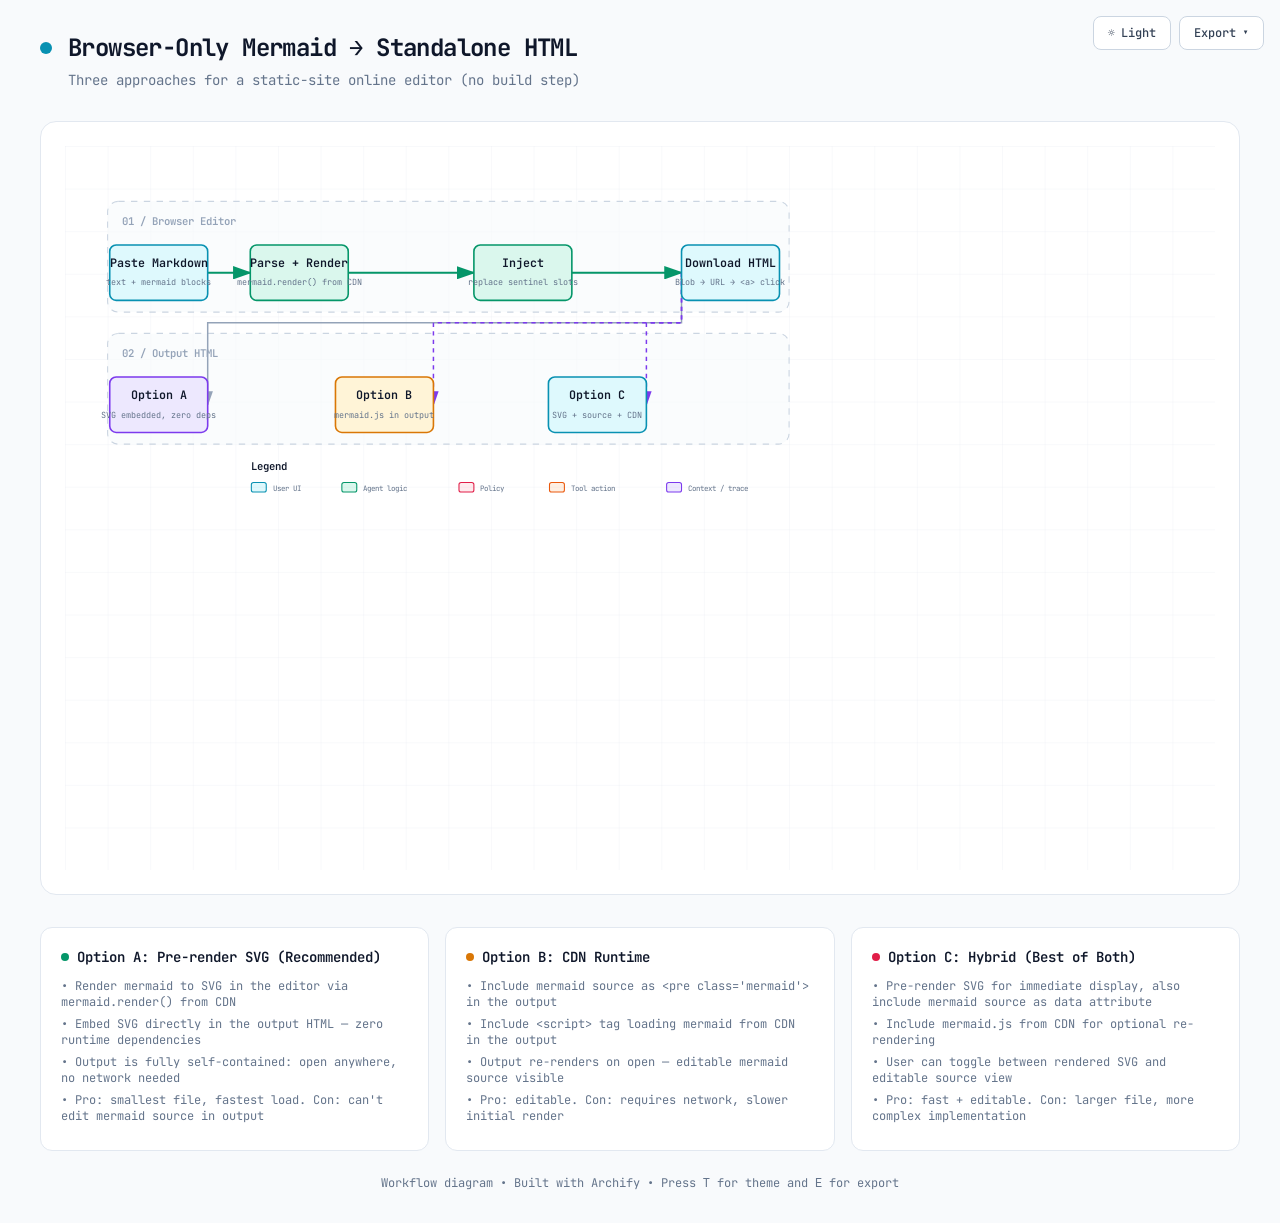
<file: docs/diagrams/browser-only-options.html>
<!DOCTYPE html>
<html lang="en" data-theme="dark">
<head>
  <meta charset="UTF-8">
  <meta name="viewport" content="width=device-width, initial-scale=1.0">
  <meta name="generator" content="archify 2.6.0">
  <title>Browser-Only Mermaid → Standalone HTML Diagram</title>
  <script>
    // Resolve the theme before first paint so light-preference users don't
    // see a dark flash. The toolbar script below re-applies with UI state.
    (function () {
      try {
        var theme = null;
        try {
          var param = new URLSearchParams(window.location.search).get('theme');
          if (param === 'light' || param === 'dark') theme = param;
        } catch (_) {}
        if (!theme) {
          try { theme = localStorage.getItem('archify-theme'); } catch (_) {}
        }
        if (theme !== 'light' && theme !== 'dark') {
          theme = window.matchMedia('(prefers-color-scheme: light)').matches ? 'light' : 'dark';
        }
        document.documentElement.setAttribute('data-theme', theme);
      } catch (_) {}
    })();
  </script>
  <!-- Async font load: a blackholed network must not block first paint.
       The body font stack falls back to system monospace until it lands. -->
  <link rel="preconnect" href="https://fonts.gstatic.com" crossorigin>
  <link href="https://fonts.googleapis.com/css2?family=JetBrains+Mono:wght@400;500;600;700&display=swap"
        rel="stylesheet" media="print" onload="this.media='all'">
  <noscript>
    <link href="https://fonts.googleapis.com/css2?family=JetBrains+Mono:wght@400;500;600;700&display=swap" rel="stylesheet">
  </noscript>
  <style>
    /* ==========================================================
       THEME VARIABLES — switch by toggling [data-theme] on <html>
       ========================================================== */
    :root,
    [data-theme="dark"] {
      --bg: #020617;
      --grid: #1e293b;
      --text: #ffffff;
      --text-muted: #94a3b8;
      --text-dim: #475569;
      /* UI chrome (menu hints, footer) needs more contrast than SVG .t-dim accents */
      --text-faint: #7d8da1;

      --panel: rgba(15, 23, 42, 0.5);
      --panel-border: #1e293b;
      --lane-fill: rgba(15, 23, 42, 0.22);
      --lane-stroke: #334155;

      --arrow: #64748b;
      --arrow-emphasis: #34d399;

      /* Opaque mask color used behind semi-transparent component fills
         so the arrows drawn underneath are properly hidden. */
      --mask: #0f172a;

      --frontend-fill:    rgba(8, 51, 68, 0.4);
      --frontend-stroke:  #22d3ee;
      --backend-fill:     rgba(6, 78, 59, 0.4);
      --backend-stroke:   #34d399;
      --database-fill:    rgba(76, 29, 149, 0.4);
      --database-stroke:  #a78bfa;
      --cloud-fill:       rgba(120, 53, 15, 0.3);
      --cloud-stroke:     #fbbf24;
      --security-fill:    rgba(136, 19, 55, 0.4);
      --security-stroke:  #fb7185;
      --messagebus-fill:  rgba(251, 146, 60, 0.3);
      --messagebus-stroke:#fb923c;
      --external-fill:    rgba(30, 41, 59, 0.5);
      --external-stroke:  #94a3b8;

      --toolbar-bg:       rgba(15, 23, 42, 0.8);
      --toolbar-border:   #334155;
      --toolbar-text:     #e2e8f0;
      --toolbar-hover:    rgba(15, 23, 42, 0.95);
      --toolbar-menu-bg:  #0f172a;
    }

    [data-theme="light"] {
      --bg: #f8fafc;
      --grid: #e2e8f0;
      --text: #0f172a;
      --text-muted: #64748b;
      --text-dim: #94a3b8;
      --text-faint: #64748b;

      --panel: #ffffff;
      --panel-border: #e2e8f0;
      --lane-fill: rgba(248, 250, 252, 0.65);
      --lane-stroke: #cbd5e1;

      --arrow: #94a3b8;
      --arrow-emphasis: #059669;

      --mask: #ffffff;

      --frontend-fill:    rgba(34, 211, 238, 0.15);
      --frontend-stroke:  #0891b2;
      --backend-fill:     rgba(52, 211, 153, 0.18);
      --backend-stroke:   #059669;
      --database-fill:    rgba(167, 139, 250, 0.2);
      --database-stroke:  #7c3aed;
      --cloud-fill:       rgba(251, 191, 36, 0.18);
      --cloud-stroke:     #d97706;
      --security-fill:    rgba(251, 113, 133, 0.15);
      --security-stroke:  #e11d48;
      --messagebus-fill:  rgba(251, 146, 60, 0.15);
      --messagebus-stroke:#ea580c;
      --external-fill:    rgba(148, 163, 184, 0.18);
      --external-stroke:  #64748b;

      --toolbar-bg:       rgba(255, 255, 255, 0.92);
      --toolbar-border:   #cbd5e1;
      --toolbar-text:     #334155;
      --toolbar-hover:    #ffffff;
      --toolbar-menu-bg:  #ffffff;
    }

    * { margin: 0; padding: 0; box-sizing: border-box; }

    body {
      font-family: 'JetBrains Mono', ui-monospace, SFMono-Regular, Menlo, Consolas, 'DejaVu Sans Mono', 'Liberation Mono', 'Noto Sans Mono CJK SC', 'PingFang SC', 'Hiragino Sans GB', 'Microsoft YaHei', monospace;
      background: var(--bg);
      min-height: 100vh;
      padding: 2rem;
      color: var(--text);
      transition: background 0.2s ease, color 0.2s ease;
    }

    .container { max-width: 1200px; margin: 0 auto; }

    .header { margin-bottom: 2rem; }

    .header-row {
      display: flex;
      align-items: center;
      gap: 1rem;
      margin-bottom: 0.5rem;
    }

    .pulse-dot {
      width: 12px;
      height: 12px;
      background: var(--frontend-stroke);
      border-radius: 50%;
      animation: pulse 2s infinite;
    }

    @keyframes pulse {
      0%, 100% { opacity: 1; }
      50% { opacity: 0.5; }
    }

    h1 {
      font-size: 1.5rem;
      font-weight: 700;
      letter-spacing: -0.025em;
    }

    .subtitle {
      color: var(--text-muted);
      font-size: 0.875rem;
      margin-left: 1.75rem;
    }

    .diagram-container {
      background: var(--panel);
      border-radius: 1rem;
      border: 1px solid var(--panel-border);
      padding: 1.5rem;
      overflow-x: auto;
    }

    svg {
      width: 100%;
      min-width: min(900px, 100%);
      display: block;
    }

    .cards {
      display: grid;
      grid-template-columns: repeat(auto-fit, minmax(280px, 1fr));
      gap: 1rem;
      margin-top: 2rem;
    }

    .card {
      background: var(--panel);
      border-radius: 0.75rem;
      border: 1px solid var(--panel-border);
      padding: 1.25rem;
    }

    .card-header {
      display: flex;
      align-items: center;
      gap: 0.5rem;
      margin-bottom: 0.75rem;
    }

    .card-dot {
      width: 8px;
      height: 8px;
      border-radius: 50%;
    }

    .card-dot.cyan     { background: var(--frontend-stroke); }
    .card-dot.emerald  { background: var(--backend-stroke); }
    .card-dot.violet   { background: var(--database-stroke); }
    .card-dot.amber    { background: var(--cloud-stroke); }
    .card-dot.rose     { background: var(--security-stroke); }
    .card-dot.orange   { background: var(--messagebus-stroke); }
    .card-dot.slate    { background: var(--external-stroke); }

    .card h3 { font-size: 0.875rem; font-weight: 600; color: var(--text); }

    .card ul {
      list-style: none;
      color: var(--text-muted);
      font-size: 0.75rem;
    }

    .card li { margin-bottom: 0.375rem; }

    .footer {
      text-align: center;
      margin-top: 1.5rem;
      color: var(--text-faint);
      font-size: 0.75rem;
    }

    /* ==========================================================
       Print stylesheet — hide interactive controls, force light,
       drop the grid so the diagram doesn't waste ink, use landscape
       so wide diagrams fit, pack summary cards into 2 columns to
       avoid an orphan card on a trailing page.
       ========================================================== */
    @page { size: landscape; margin: 1.5cm; }

    @media print {
      /* Force the FULL light palette — including component fills/strokes and
         lane/arrow colors — so printing from dark theme doesn't put neon
         strokes and translucent dark fills on white paper. */
      :root, [data-theme="dark"], [data-theme="light"] {
        --bg: #ffffff;
        --grid: transparent;
        --panel: #ffffff;
        --panel-border: #e2e8f0;
        --text: #0f172a;
        --text-muted: #475569;
        --text-dim: #94a3b8;
        --text-faint: #64748b;
        --mask: #ffffff;
        --lane-fill: rgba(248, 250, 252, 0.65);
        --lane-stroke: #cbd5e1;
        --arrow: #94a3b8;
        --arrow-emphasis: #059669;
        --frontend-fill:    rgba(34, 211, 238, 0.15);
        --frontend-stroke:  #0891b2;
        --backend-fill:     rgba(52, 211, 153, 0.18);
        --backend-stroke:   #059669;
        --database-fill:    rgba(167, 139, 250, 0.2);
        --database-stroke:  #7c3aed;
        --cloud-fill:       rgba(251, 191, 36, 0.18);
        --cloud-stroke:     #d97706;
        --security-fill:    rgba(251, 113, 133, 0.15);
        --security-stroke:  #e11d48;
        --messagebus-fill:  rgba(251, 146, 60, 0.15);
        --messagebus-stroke:#ea580c;
        --external-fill:    rgba(148, 163, 184, 0.18);
        --external-stroke:  #64748b;
      }
      body { background: #ffffff !important; padding: 0; }
      .container { max-width: none; }
      .toolbar, .archify-toast, .no-print { display: none !important; }
      .diagram-container, .card { box-shadow: none; border-color: #e2e8f0; }
      .cards { grid-template-columns: 1fr 1fr; }
      /* Ensure elements break sensibly across pages */
      .card { break-inside: avoid; page-break-inside: avoid; }
      .diagram-container { break-inside: avoid; page-break-inside: avoid; }
      h1, .subtitle { color: #0f172a; }
    }

    /* ==========================================================
       TOOLBAR (theme toggle + export menu)
       ========================================================== */
    .toolbar {
      position: fixed;
      top: 1rem;
      right: 1rem;
      display: flex;
      gap: 0.5rem;
      z-index: 100;
    }
    .toolbar button {
      background: var(--toolbar-bg);
      color: var(--toolbar-text);
      border: 1px solid var(--toolbar-border);
      padding: 0.5rem 0.875rem;
      border-radius: 0.5rem;
      font-family: inherit;
      font-size: 0.75rem;
      font-weight: 500;
      cursor: pointer;
      backdrop-filter: blur(8px);
      transition: background 0.15s, border-color 0.15s;
      display: inline-flex;
      align-items: center;
      gap: 0.375rem;
    }
    .toolbar button:hover {
      background: var(--toolbar-hover);
      border-color: var(--arrow);
    }
    .toolbar button:focus-visible {
      outline: 2px solid var(--frontend-stroke);
      outline-offset: 2px;
    }
    .toolbar .export-wrap { position: relative; }
    .toolbar .export-menu {
      position: absolute;
      top: calc(100% + 0.375rem);
      right: 0;
      background: var(--toolbar-menu-bg);
      border: 1px solid var(--toolbar-border);
      border-radius: 0.5rem;
      padding: 0.375rem;
      min-width: 160px;
      display: none;
      flex-direction: column;
      box-shadow: 0 4px 20px rgba(0,0,0,0.25);
    }
    .toolbar .export-menu.open { display: flex; }
    .toolbar .export-menu button {
      background: transparent;
      border: 0;
      justify-content: space-between;
      width: 100%;
      text-align: left;
      padding: 0.5rem 0.75rem;
    }
    .toolbar .export-menu button:hover {
      background: var(--toolbar-hover);
    }
    .toolbar .export-menu .hint {
      color: var(--text-faint);
      font-size: 0.625rem;
    }
    .toolbar .export-menu hr {
      border: 0;
      border-top: 1px solid var(--toolbar-border);
      margin: 0.25rem 0.375rem;
      opacity: 0.5;
    }

    /* Toast — brief feedback for actions like "copied" */
    .archify-toast {
      position: fixed;
      top: 1rem;
      left: 50%;
      transform: translateX(-50%) translateY(-8px);
      background: var(--toolbar-menu-bg);
      color: var(--text);
      border: 1px solid var(--toolbar-border);
      padding: 0.5rem 1rem;
      border-radius: 0.5rem;
      font-family: inherit;
      font-size: 0.75rem;
      opacity: 0;
      transition: opacity 0.2s, transform 0.2s;
      z-index: 200;
      pointer-events: none;
      box-shadow: 0 4px 20px rgba(0,0,0,0.25);
    }
    .archify-toast.show {
      opacity: 1;
      transform: translateX(-50%) translateY(0);
    }

    @media (max-width: 720px) {
      body { padding: 1rem; }
      .toolbar {
        position: static;
        justify-content: flex-end;
        margin-bottom: 1rem;
      }
      .header { margin-bottom: 1.25rem; }
      .header-row {
        gap: 0.75rem;
        align-items: flex-start;
      }
      h1 {
        font-size: 1.25rem;
        line-height: 1.25;
      }
      .subtitle {
        margin-left: 0;
        font-size: 0.8125rem;
        line-height: 1.55;
      }
      .diagram-container {
        padding: 0.75rem;
        border-radius: 0.75rem;
      }
      .cards {
        grid-template-columns: 1fr;
        margin-top: 1rem;
      }
    }

    /* ==========================================================
       SVG SEMANTIC CLASSES — use these instead of inline fill/stroke
       ========================================================== */
    .c-grid       { stroke: var(--grid); fill: none; }
    .c-mask       { fill: var(--mask); stroke: none; }

    .c-frontend   { fill: var(--frontend-fill);   stroke: var(--frontend-stroke); }
    .c-backend    { fill: var(--backend-fill);    stroke: var(--backend-stroke); }
    .c-database   { fill: var(--database-fill);   stroke: var(--database-stroke); }
    .c-cloud      { fill: var(--cloud-fill);      stroke: var(--cloud-stroke); }
    .c-security   { fill: var(--security-fill);   stroke: var(--security-stroke); }
    .c-messagebus { fill: var(--messagebus-fill); stroke: var(--messagebus-stroke); }
    .c-external   { fill: var(--external-fill);   stroke: var(--external-stroke); }

    /* Text helpers */
    .t-primary { fill: var(--text); }
    .t-muted   { fill: var(--text-muted); }
    .t-dim     { fill: var(--text-dim); }
    .t-frontend   { fill: var(--frontend-stroke); }
    .t-backend    { fill: var(--backend-stroke); }
    .t-database   { fill: var(--database-stroke); }
    .t-cloud      { fill: var(--cloud-stroke); }
    .t-security   { fill: var(--security-stroke); }
    .t-messagebus { fill: var(--messagebus-stroke); }
    .t-external   { fill: var(--external-stroke); }

    /* Arrows */
    .a-default   { stroke: var(--arrow); fill: none; }
    .a-emphasis  { stroke: var(--arrow-emphasis); fill: none; }
    .a-security  { stroke: var(--security-stroke); fill: none; stroke-dasharray: 5,5; }
    .a-dashed    { stroke: var(--database-stroke); fill: none; stroke-dasharray: 4,4; }

    /* Arrowhead markers reference these */
    .m-default   { fill: var(--arrow); }
    .m-emphasis  { fill: var(--arrow-emphasis); }
    .m-security  { fill: var(--security-stroke); }
    .m-dashed    { fill: var(--database-stroke); }

    /* Dashed boundary variants */
    .c-security-group { fill: transparent; stroke: var(--security-stroke); stroke-dasharray: 4,4; }
    .c-region         { fill: rgba(251, 191, 36, 0.05); stroke: var(--cloud-stroke); stroke-dasharray: 8,4; }
    .c-lane           { fill: var(--lane-fill); stroke: var(--lane-stroke); stroke-dasharray: 6,6; }
  </style>
</head>
<body>
  <!-- Toolbar: theme toggle + export menu (present on every generated diagram)
       Keyboard: T toggles theme, E opens export menu (when no input focused) -->
  <div class="toolbar" role="toolbar" aria-label="Diagram actions">
    <button id="btn-theme" type="button"
            title="Toggle theme (T)"
            aria-label="Toggle color theme"
            aria-pressed="false">
      <span id="theme-icon" aria-hidden="true">&#9790;</span>
      <span id="theme-label">Dark</span>
    </button>
    <div class="export-wrap">
      <button id="btn-export" type="button"
              title="Export diagram (E)"
              aria-label="Export diagram"
              aria-haspopup="menu"
              aria-expanded="false"
              aria-controls="export-menu">
        Export <span aria-hidden="true">&#9662;</span>
      </button>
      <div class="export-menu" id="export-menu" role="menu" aria-label="Export">
        <button data-action="copy"  type="button" role="menuitem" tabindex="-1">Copy to clipboard <span class="hint">PNG</span></button>
        <hr role="separator">
        <button data-format="png"   type="button" role="menuitem" tabindex="-1">Download PNG</button>
        <button data-format="jpeg"  type="button" role="menuitem" tabindex="-1">Download JPEG</button>
        <button data-format="webp"  type="button" role="menuitem" tabindex="-1">Download WebP</button>
        <hr role="separator">
        <button data-format="svg"   type="button" role="menuitem" tabindex="-1">Download SVG <span class="hint">vector</span></button>
      </div>
    </div>
  </div>

  <div class="container">
    <!-- Header -->
    <div class="header">
      <div class="header-row">
        <div class="pulse-dot"></div>
        <h1>Browser-Only Mermaid → Standalone HTML</h1>
      </div>
      <p class="subtitle">Three approaches for a static-site online editor (no build step)</p>
    </div>

    <!-- Main Diagram -->
    <div class="diagram-container">
      <svg viewBox="0 0 1080 680" role="img" aria-label="Browser-Only Mermaid → Standalone HTML — Three approaches for a static-site online editor (no build step) (workflow diagram)">
        <!-- Definitions -->
        <defs>
          <marker id="arrowhead" markerWidth="10" markerHeight="7" refX="9" refY="3.5" orient="auto">
            <polygon points="0 0, 10 3.5, 0 7" class="m-default" />
          </marker>
          <marker id="arrowhead-emphasis" markerWidth="10" markerHeight="7" refX="9" refY="3.5" orient="auto">
            <polygon points="0 0, 10 3.5, 0 7" class="m-emphasis" />
          </marker>
          <marker id="arrowhead-security" markerWidth="10" markerHeight="7" refX="9" refY="3.5" orient="auto">
            <polygon points="0 0, 10 3.5, 0 7" class="m-security" />
          </marker>
          <marker id="arrowhead-dashed" markerWidth="10" markerHeight="7" refX="9" refY="3.5" orient="auto">
            <polygon points="0 0, 10 3.5, 0 7" class="m-dashed" />
          </marker>
          <pattern id="grid" width="40" height="40" patternUnits="userSpaceOnUse">
            <path d="M 40 0 L 0 0 0 40" class="c-grid" stroke-width="0.5"/>
          </pattern>
        </defs>

        <!-- Background Grid -->
        <rect width="100%" height="100%" fill="url(#grid)" />

        <!-- Swimlanes -->
        <rect x="40" y="52" width="640" height="104" rx="10" class="c-lane" stroke-width="1"/>
        <text x="54" y="74" class="t-dim" font-size="10" font-weight="600">01 / Browser Editor</text>

        <rect x="40" y="176" width="640" height="104" rx="10" class="c-lane" stroke-width="1"/>
        <text x="54" y="198" class="t-dim" font-size="10" font-weight="600">02 / Output HTML</text>

        <!-- Edge paths -->
        <path d="M 134 119 L 174 119" class="a-emphasis" stroke-width="1.8" marker-end="url(#arrowhead-emphasis)"/>
        <path d="M 266 119 L 384 119" class="a-emphasis" stroke-width="1.8" marker-end="url(#arrowhead-emphasis)"/>
        <path d="M 476 119 L 579 119" class="a-emphasis" stroke-width="1.8" marker-end="url(#arrowhead-emphasis)"/>
        <path d="M 579 119 L 579 166 L 134 166 L 134 243" class="a-default" stroke-width="1.4" marker-end="url(#arrowhead)"/>
        <path d="M 579 119 L 579 166 L 346 166 L 346 243" class="a-dashed" stroke-width="1.4" marker-end="url(#arrowhead-dashed)"/>
        <path d="M 579 119 L 579 166 L 546 166 L 546 243" class="a-dashed" stroke-width="1.4" marker-end="url(#arrowhead-dashed)"/>

        <!-- Nodes -->
        <rect x="42" y="93" width="92" height="52" rx="6" class="c-mask"/>
        <rect x="42" y="93" width="92" height="52" rx="6" class="c-frontend" stroke-width="1.5"/>
        <text x="88" y="114" class="t-primary" font-size="11" font-weight="600" text-anchor="middle">Paste Markdown</text>
        <text x="88" y="131" class="t-muted" font-size="8" text-anchor="middle">text + mermaid blocks</text>

        <rect x="174" y="93" width="92" height="52" rx="6" class="c-mask"/>
        <rect x="174" y="93" width="92" height="52" rx="6" class="c-backend" stroke-width="1.5"/>
        <text x="220" y="114" class="t-primary" font-size="11" font-weight="600" text-anchor="middle">Parse + Render</text>
        <text x="220" y="131" class="t-muted" font-size="8" text-anchor="middle">mermaid.render() from CDN</text>

        <rect x="384" y="93" width="92" height="52" rx="6" class="c-mask"/>
        <rect x="384" y="93" width="92" height="52" rx="6" class="c-backend" stroke-width="1.5"/>
        <text x="430" y="114" class="t-primary" font-size="11" font-weight="600" text-anchor="middle">Inject</text>
        <text x="430" y="131" class="t-muted" font-size="8" text-anchor="middle">replace sentinel slots</text>

        <rect x="579" y="93" width="92" height="52" rx="6" class="c-mask"/>
        <rect x="579" y="93" width="92" height="52" rx="6" class="c-frontend" stroke-width="1.5"/>
        <text x="625" y="114" class="t-primary" font-size="11" font-weight="600" text-anchor="middle">Download HTML</text>
        <text x="625" y="131" class="t-muted" font-size="8" text-anchor="middle">Blob → URL → &lt;a&gt; click</text>

        <rect x="42" y="217" width="92" height="52" rx="6" class="c-mask"/>
        <rect x="42" y="217" width="92" height="52" rx="6" class="c-database" stroke-width="1.5"/>
        <text x="88" y="238" class="t-primary" font-size="11" font-weight="600" text-anchor="middle">Option A</text>
        <text x="88" y="255" class="t-muted" font-size="8" text-anchor="middle">SVG embedded, zero deps</text>

        <rect x="254" y="217" width="92" height="52" rx="6" class="c-mask"/>
        <rect x="254" y="217" width="92" height="52" rx="6" class="c-cloud" stroke-width="1.5"/>
        <text x="300" y="238" class="t-primary" font-size="11" font-weight="600" text-anchor="middle">Option B</text>
        <text x="300" y="255" class="t-muted" font-size="8" text-anchor="middle">mermaid.js in output</text>

        <rect x="454" y="217" width="92" height="52" rx="6" class="c-mask"/>
        <rect x="454" y="217" width="92" height="52" rx="6" class="c-frontend" stroke-width="1.5"/>
        <text x="500" y="238" class="t-primary" font-size="11" font-weight="600" text-anchor="middle">Option C</text>
        <text x="500" y="255" class="t-muted" font-size="8" text-anchor="middle">SVG + source + CDN</text>

        <!-- Edge labels -->







        <!-- Legend -->
        <text x="175" y="304" class="t-primary" font-size="10" font-weight="600">Legend</text>
        <rect x="175" y="316" width="14" height="9" rx="2" class="c-frontend" stroke-width="1"/>
        <text x="195" y="324" class="t-muted" font-size="7">User UI</text>
        <rect x="260" y="316" width="14" height="9" rx="2" class="c-backend" stroke-width="1"/>
        <text x="280" y="324" class="t-muted" font-size="7">Agent logic</text>
        <rect x="370" y="316" width="14" height="9" rx="2" class="c-security" stroke-width="1"/>
        <text x="390" y="324" class="t-muted" font-size="7">Policy</text>
        <rect x="455" y="316" width="14" height="9" rx="2" class="c-messagebus" stroke-width="1"/>
        <text x="475" y="324" class="t-muted" font-size="7">Tool action</text>
        <rect x="565" y="316" width="14" height="9" rx="2" class="c-database" stroke-width="1"/>
        <text x="585" y="324" class="t-muted" font-size="7">Context / trace</text>
      </svg>
    </div>

    <!-- Info Cards -->
    <div class="cards">
      <div class="card">
        <div class="card-header">
          <div class="card-dot emerald"></div>
          <h3>Option A: Pre-render SVG (Recommended)</h3>
        </div>
        <ul>
          <li>&bull; Render mermaid to SVG in the editor via mermaid.render() from CDN</li>
          <li>&bull; Embed SVG directly in the output HTML — zero runtime dependencies</li>
          <li>&bull; Output is fully self-contained: open anywhere, no network needed</li>
          <li>&bull; Pro: smallest file, fastest load. Con: can&#39;t edit mermaid source in output</li>
        </ul>
      </div>

      <div class="card">
        <div class="card-header">
          <div class="card-dot amber"></div>
          <h3>Option B: CDN Runtime</h3>
        </div>
        <ul>
          <li>&bull; Include mermaid source as &lt;pre class=&#39;mermaid&#39;&gt; in the output</li>
          <li>&bull; Include &lt;script&gt; tag loading mermaid from CDN in the output</li>
          <li>&bull; Output re-renders on open — editable mermaid source visible</li>
          <li>&bull; Pro: editable. Con: requires network, slower initial render</li>
        </ul>
      </div>

      <div class="card">
        <div class="card-header">
          <div class="card-dot rose"></div>
          <h3>Option C: Hybrid (Best of Both)</h3>
        </div>
        <ul>
          <li>&bull; Pre-render SVG for immediate display, also include mermaid source as data attribute</li>
          <li>&bull; Include mermaid.js from CDN for optional re-rendering</li>
          <li>&bull; User can toggle between rendered SVG and editable source view</li>
          <li>&bull; Pro: fast + editable. Con: larger file, more complex implementation</li>
        </ul>
      </div>
    </div>

    <!-- Footer -->
    <p class="footer">
      Workflow diagram &bull; Built with Archify<span class="no-print"> &bull; Press <kbd>T</kbd> for theme and <kbd>E</kbd> for export</span>
    </p>
  </div>

  <script>
    /* ============================================================
       Theme toggle — persists to localStorage, respects system pref
       ============================================================ */
    var Archify = {};

    Archify.theme = (function () {
      var STORAGE_KEY = 'archify-theme';
      var html = document.documentElement;
      var btn = document.getElementById('btn-theme');
      var icon = document.getElementById('theme-icon');
      var label = document.getElementById('theme-label');

      // localStorage can throw (blocked cookies, sandboxed iframes); the whole
      // script element dies on an uncaught error, so guard every access.
      function readStored() {
        try { return localStorage.getItem(STORAGE_KEY); } catch (_) { return null; }
      }
      function writeStored(value) {
        try { localStorage.setItem(STORAGE_KEY, value); } catch (_) {}
      }
      function urlOverride() {
        // URL param wins (useful for deterministic screenshots / share links)
        try {
          var param = new URLSearchParams(window.location.search).get('theme');
          if (param === 'light' || param === 'dark') return param;
        } catch (_) {}
        return null;
      }

      function resolveInitial() {
        var fromUrl = urlOverride();
        if (fromUrl) return fromUrl;
        var saved = readStored();
        if (saved === 'light' || saved === 'dark') return saved;
        return window.matchMedia('(prefers-color-scheme: light)').matches ? 'light' : 'dark';
      }

      function apply(theme) {
        html.setAttribute('data-theme', theme);
        icon.textContent = theme === 'dark' ? '\u263E' : '\u263C';
        label.textContent = theme === 'dark' ? 'Dark' : 'Light';
        btn.setAttribute('aria-pressed', theme === 'light' ? 'true' : 'false');
      }

      function toggle() {
        var next = html.getAttribute('data-theme') === 'dark' ? 'light' : 'dark';
        apply(next);
        writeStored(next);
      }

      apply(resolveInitial());
      btn.addEventListener('click', toggle);

      // Follow live OS theme changes while the user has no explicit preference.
      try {
        var media = window.matchMedia('(prefers-color-scheme: light)');
        var onChange = function (e) {
          var saved = readStored();
          if (urlOverride() || saved === 'light' || saved === 'dark') return;
          apply(e.matches ? 'light' : 'dark');
        };
        if (media.addEventListener) media.addEventListener('change', onChange);
        else if (media.addListener) media.addListener(onChange);
      } catch (_) {}

      return { toggle: toggle };
    })();

    /* ============================================================
       Export — PNG / JPEG / WebP / SVG (download) and Copy PNG (clipboard)

       Raster exports are always rendered at 4x source resolution for
       maximum sharpness. The trick: we set the serialized SVG's
       `width`/`height` to viewBox * 4 so the browser rasterizes the
       vectors at that resolution natively. drawImage then draws at
       the image's natural size (no upscaling = no blur).

       JPEG/WebP paint the current theme's background explicitly since
       those formats have no alpha channel.
       ============================================================ */
    (function () {
      var RASTER_SCALE = 4;

      function diagramFilename() {
        var title = (document.title || 'diagram')
          .replace(/\s+Architecture(\s+Diagram)?$/i, '')
          .replace(/\s+Diagram$/i, '')
          .trim();
        return title.replace(/[^a-z0-9_\-]+/gi, '-')
                    .toLowerCase()
                    .replace(/^-+|-+$/g, '') || 'diagram';
      }

      function currentBg() {
        return getComputedStyle(document.body).backgroundColor || '#ffffff';
      }

      /**
       * Serialize the main SVG into a standalone document.
       *
       * Two modes:
       * - Default (opts.autoTheme=false) — locks the serialized SVG to the
       *   viewer's current theme. Used by the raster pipeline
       *   (PNG/JPEG/WebP/clipboard) because canvas rasterization needs
       *   deterministic colors; a raster cannot react to
       *   prefers-color-scheme after encoding.
       * - autoTheme=true — emits BOTH dark and light variable sets plus a
       *   `@media (prefers-color-scheme)` rule so the resulting SVG
       *   self-themes when embedded in GitHub READMEs or other hosts that
       *   expose a color scheme. Used for "Download SVG".
       */
      function serializeSvg(scale, opts) {
        // scale: integer multiplier for intrinsic SVG pixel dimensions used by
        // the raster path. Defaults to 1 (natural size) for SVG download.
        scale = scale || 1;
        opts = opts || {};
        var autoTheme = opts.autoTheme === true;

        var svg = document.querySelector('.diagram-container svg');
        var clone = svg.cloneNode(true);

        var vb = svg.viewBox.baseVal;
        // Scale width/height so the browser rasterizes the vectors at target
        // resolution directly. viewBox stays unchanged so coordinates don't
        // shift. This is the key to sharp rasters — do NOT scale later via
        // canvas upscaling.
        clone.setAttribute('width', vb.width * scale);
        clone.setAttribute('height', vb.height * scale);
        clone.setAttribute('xmlns', 'http://www.w3.org/2000/svg');

        // Only the SVG-relevant rules: semantic classes, markers, and the
        // theme variable blocks. Toolbar/cards/print CSS can never apply
        // inside a standalone SVG and would only bloat the export.
        var hostStyle = (function () {
          var out = [];
          Array.prototype.forEach.call(document.styleSheets, function (sheet) {
            var rules;
            try { rules = sheet.cssRules; } catch (_) { return; } // cross-origin
            if (!rules) return;
            Array.prototype.forEach.call(rules, function (rule) {
              if (rule.type !== 1) return; // plain style rules only
              var sel = rule.selectorText || '';
              if (/(^|,)\s*(svg|:root|\[data-theme|\.c-|\.t-|\.a-|\.m-)/.test(sel)) {
                out.push(rule.cssText);
              }
            });
          });
          return out.join('\n');
        })();

        // Derive the variable list from the stylesheet so newly added theme
        // variables can never be missed by the export pipeline again
        // (--lane-fill/--lane-stroke once were).
        var varNames = (function () {
          var seen = {};
          var names = [];
          (hostStyle.match(/--[a-zA-Z0-9-]+(?=\s*:)/g) || []).forEach(function (n) {
            if (!seen[n]) { seen[n] = true; names.push(n); }
          });
          return names;
        })();

        // Resolve the full variable set for a given data-theme via an
        // off-DOM probe, independent of what the viewer is currently set to.
        function resolveVars(themeAttr) {
          var probe = document.createElement('div');
          probe.setAttribute('data-theme', themeAttr);
          probe.style.cssText = 'position:absolute;width:0;height:0;visibility:hidden;';
          document.body.appendChild(probe);
          try {
            var c = getComputedStyle(probe);
            return varNames.map(function (n) {
              return n + ': ' + c.getPropertyValue(n).trim() + ';';
            }).join(' ');
          } finally {
            document.body.removeChild(probe);
          }
        }

        // Prepend a local()-only @font-face block for each weight so that the
        // sandboxed image-rendering context used during PNG/JPEG/WebP export
        // can find JetBrains Mono if the user has it installed locally, and
        // falls through cleanly to the monospace stack otherwise. The usual
        // Google-Fonts <link> in the host document is unreachable from the
        // serialized SVG, so url()-sourced faces would just hang.
        var fontFallback = [400, 500, 600, 700].map(function (w) {
          return "@font-face { font-family: 'JetBrains Mono'; font-weight: " + w +
                 "; src: local('JetBrains Mono'), local('JetBrainsMono-Regular'); }";
        }).join('\n');

        var style = document.createElementNS('http://www.w3.org/2000/svg', 'style');
        var bgRect = document.createElementNS('http://www.w3.org/2000/svg', 'rect');
        bgRect.setAttribute('width', '100%');
        bgRect.setAttribute('height', '100%');

        if (autoTheme) {
          // Dual-theme SVG. Dark is the default (so hosts without
          // prefers-color-scheme still render), light swaps in via media
          // query, and svg[data-theme="..."] still lets downstream
          // consumers force a specific theme.
          var darkVars = resolveVars('dark');
          var lightVars = resolveVars('light');

          style.textContent =
            fontFallback + "\n" +
            "svg { font-family: 'JetBrains Mono', ui-monospace, SFMono-Regular, Menlo, Consolas, 'DejaVu Sans Mono', 'Liberation Mono', 'Noto Sans Mono CJK SC', 'PingFang SC', 'Hiragino Sans GB', 'Microsoft YaHei', monospace; }\n" +
            hostStyle + "\n" +
            ":root, svg { " + darkVars + " }\n" +
            "@media (prefers-color-scheme: light) { :root, svg { " + lightVars + " } }\n" +
            "svg[data-theme=\"light\"] { " + lightVars + " }\n" +
            "svg[data-theme=\"dark\"] { " + darkVars + " }\n" +
            "rect.c-bg-rect { fill: var(--bg); }\n";

          // Don't lock the serialized SVG to the viewer's current theme.
          clone.removeAttribute('data-theme');
          // Background follows the CSS variable, not a fixed color, so it
          // swaps with the media query.
          bgRect.setAttribute('class', 'c-bg-rect');
        } else {
          // Raster path: lock to the viewer's current theme.
          var theme = document.documentElement.getAttribute('data-theme') || 'dark';
          var themeHost = document.querySelector('[data-theme="' + theme + '"]') || document.documentElement;
          var computed = getComputedStyle(themeHost);
          var vars = varNames.map(function (n) {
            return n + ': ' + computed.getPropertyValue(n).trim() + ';';
          }).join(' ');

          // IMPORTANT: inject the resolved variables AFTER hostStyle,
          // otherwise hostStyle's ":root, [data-theme=\"dark\"] { ... }" rule
          // overrides our chosen theme via later-in-cascade equal-specificity.
          // Keep this order.
          style.textContent =
            fontFallback + "\n" +
            "svg { font-family: 'JetBrains Mono', ui-monospace, SFMono-Regular, Menlo, Consolas, 'DejaVu Sans Mono', 'Liberation Mono', 'Noto Sans Mono CJK SC', 'PingFang SC', 'Hiragino Sans GB', 'Microsoft YaHei', monospace; }\n" +
            hostStyle + "\n" +
            ":root, svg { " + vars + " }\n";

          bgRect.setAttribute('fill', computed.getPropertyValue('--bg').trim() || '#ffffff');
        }

        clone.insertBefore(style, clone.firstChild);
        clone.insertBefore(bgRect, style.nextSibling);

        return {
          svgString: new XMLSerializer().serializeToString(clone),
          width: vb.width * scale,
          height: vb.height * scale
        };
      }

      function download(blob, filename) {
        var url = URL.createObjectURL(blob);
        var a = document.createElement('a');
        a.href = url;
        a.download = filename;
        document.body.appendChild(a);
        a.click();
        a.remove();
        setTimeout(function () { URL.revokeObjectURL(url); }, 1000);
      }

      // Conservative upper bound on total canvas pixels. Older Safari on iOS
      // silently produces a blank canvas above ~16 Mpx; Chrome / Firefox /
      // desktop Safari are far higher but start failing on memory-constrained
      // devices. We pick the largest integer scale in {4,3,2,1} whose target
      // pixel count fits under this cap.
      var MAX_CANVAS_PIXELS = 16 * 1024 * 1024;

      function pickSafeScale(vbW, vbH) {
        for (var s = RASTER_SCALE; s >= 1; s--) {
          if (vbW * s * vbH * s <= MAX_CANVAS_PIXELS) return s;
        }
        return 1;
      }

      function rasterize(format) {
        // Serialize at a safe scale (RASTER_SCALE=4 by default, reduced if the
        // resulting canvas would exceed MAX_CANVAS_PIXELS). The SVG itself is
        // rasterized at target resolution natively; drawImage draws at natural
        // size — no upsampling blur.
        var svg = document.querySelector('.diagram-container svg');
        var vb = svg.viewBox.baseVal;
        var scale = pickSafeScale(vb.width, vb.height);
        var data = serializeSvg(scale);
        var svgBlob = new Blob([data.svgString], { type: 'image/svg+xml;charset=utf-8' });
        var svgUrl = URL.createObjectURL(svgBlob);

        return new Promise(function (resolve, reject) {
          var img = new Image();
          img.onload = function () {
            var canvas = document.createElement('canvas');
            canvas.width = data.width;
            canvas.height = data.height;
            var ctx = canvas.getContext('2d');
            if (format === 'jpeg') {
              ctx.fillStyle = currentBg();
              ctx.fillRect(0, 0, canvas.width, canvas.height);
            }
            // Draw at natural size — SVG was already rasterized at target res.
            ctx.drawImage(img, 0, 0);
            URL.revokeObjectURL(svgUrl);
            var mime = format === 'jpeg' ? 'image/jpeg' :
                       format === 'webp' ? 'image/webp' : 'image/png';
            var quality = format === 'png' ? undefined : 0.95;
            canvas.toBlob(function (blob) {
              if (!blob) reject(new Error('toBlob returned null for ' + format));
              else resolve(blob);
            }, mime, quality);
          };
          img.onerror = function (e) {
            URL.revokeObjectURL(svgUrl);
            reject(e);
          };
          img.src = svgUrl;
        });
      }

      var menu = document.getElementById('export-menu');
      var btn = document.getElementById('btn-export');
      var items = function () {
        return Array.prototype.slice.call(menu.querySelectorAll('button[role="menuitem"]'));
      };

      // ---- Clipboard support ----------------------------------------------
      function canCopyImage() {
        return typeof ClipboardItem !== 'undefined' &&
               navigator.clipboard &&
               typeof navigator.clipboard.write === 'function';
      }

      // ---- Raster format detection ----------------------------------------
      // canvas.toBlob('image/webp') silently returns a PNG on browsers without
      // WebP encoding (older Safari), so detect explicitly.
      function supports(format) {
        if (format === 'svg' || format === 'png') return true;
        var mime = format === 'jpeg' ? 'image/jpeg' : 'image/webp';
        try {
          var c = document.createElement('canvas');
          c.width = c.height = 2;
          return c.toDataURL(mime).indexOf('data:' + mime) === 0;
        } catch (_) { return false; }
      }

      // Gray out unsupported items.
      items().forEach(function (it) {
        if (it.dataset.format && !supports(it.dataset.format)) {
          it.disabled = true;
          it.title = 'Not supported by this browser';
          it.style.opacity = '0.5';
        }
        if (it.dataset.action === 'copy' && !canCopyImage()) {
          it.disabled = true;
          it.title = 'Clipboard image write not supported by this browser';
          it.style.opacity = '0.5';
        }
      });

      // ---- Toast ----------------------------------------------------------
      // A live region only announces CHANGES to an existing node, so the toast
      // element is created once up front and updated in place.
      var toastEl = document.createElement('div');
      toastEl.className = 'archify-toast';
      toastEl.setAttribute('role', 'status');
      document.body.appendChild(toastEl);
      var toastTimer = null;

      function toast(msg) {
        toastEl.textContent = '';
        requestAnimationFrame(function () {
          toastEl.textContent = msg;
          toastEl.classList.add('show');
        });
        clearTimeout(toastTimer);
        toastTimer = setTimeout(function () { toastEl.classList.remove('show'); }, 1500);
      }

      function open(focusLast) {
        menu.classList.add('open');
        btn.setAttribute('aria-expanded', 'true');
        var available = items().filter(function (i) { return !i.disabled; });
        var target = focusLast ? available[available.length - 1] : available[0];
        if (target) target.focus();
      }
      function close(focusTrigger) {
        menu.classList.remove('open');
        btn.setAttribute('aria-expanded', 'false');
        if (focusTrigger) btn.focus();
      }
      function isOpen() { return menu.classList.contains('open'); }

      btn.addEventListener('click', function (e) {
        e.stopPropagation();
        if (isOpen()) close(false);
        else open();
      });
      // APG menu-button pattern: ArrowDown/ArrowUp on the trigger opens the menu.
      btn.addEventListener('keydown', function (e) {
        if (e.key === 'ArrowDown' || e.key === 'ArrowUp') {
          e.preventDefault();
          if (!isOpen()) open(e.key === 'ArrowUp');
        }
      });
      document.addEventListener('click', function (e) {
        if (!menu.contains(e.target) && e.target !== btn) close(false);
      });

      // Keyboard navigation inside the menu.
      //   Menu items: Up/Down, Home/End.
      //   Esc closes + returns focus to trigger; Tab closes.
      menu.addEventListener('keydown', function (e) {
        if (e.key === 'Escape') { e.preventDefault(); close(true); return; }
        if (e.key === 'Tab')    { close(false); return; }

        var available = items().filter(function (i) { return !i.disabled; });
        var current = available.indexOf(document.activeElement);
        switch (e.key) {
          case 'ArrowDown':
            e.preventDefault();
            if (available.length) available[(current + 1 + available.length) % available.length].focus();
            break;
          case 'ArrowUp':
            e.preventDefault();
            if (available.length) available[(current - 1 + available.length) % available.length].focus();
            break;
          case 'Home':
            e.preventDefault();
            if (available[0]) available[0].focus();
            break;
          case 'End':
            e.preventDefault();
            if (available.length) available[available.length - 1].focus();
            break;
        }
      });

      function runExport(format) {
        var base = diagramFilename();
        close(true);
        return (format === 'svg'
          ? Promise.resolve(serializeSvg(1, { autoTheme: true })).then(function (d) {
              download(new Blob([d.svgString], { type: 'image/svg+xml;charset=utf-8' }), base + '.svg');
            })
          : rasterize(format).then(function (blob) {
              download(blob, base + '.' + format);
            })
        ).catch(function (err) {
          console.error(err);
          alert('Export failed: ' + (err && err.message ? err.message : format));
        });
      }

      function runCopy() {
        close(true);
        if (!canCopyImage()) {
          alert('Clipboard image write not supported in this browser.');
          return;
        }
        // WebKit requires ClipboardItem to be constructed synchronously inside
        // the user gesture — pass the pending Promise<Blob> as the item value.
        // Browsers that reject promise values throw synchronously; fall back
        // to awaiting the blob first (works in Chromium/Firefox).
        var blobPromise = rasterize('png');
        var writePromise;
        try {
          writePromise = navigator.clipboard.write([new ClipboardItem({ 'image/png': blobPromise })]);
        } catch (_) {
          writePromise = blobPromise.then(function (blob) {
            return navigator.clipboard.write([new ClipboardItem({ 'image/png': blob })]);
          });
        }
        return writePromise.then(function () {
          toast('Copied PNG to clipboard');
        }).catch(function (err) {
          console.error(err);
          alert('Copy failed: ' + (err && err.message ? err.message : 'unknown'));
        });
      }

      menu.addEventListener('click', function (e) {
        var copyBtn = e.target.closest('button[data-action="copy"]');
        if (copyBtn && !copyBtn.disabled) { runCopy(); return; }

        var formatBtn = e.target.closest('button[data-format]');
        if (formatBtn && !formatBtn.disabled) { runExport(formatBtn.dataset.format); }
      });

      Archify.exportMenu = { open: open, close: close, isOpen: isOpen, run: runExport };

      // Auto-open on page load for demo/screenshot purposes: ?openExport=1
      // Wait for fonts (so the menu doesn't flash before typography lands)
      // and paint before opening. Fallback timeout for browsers without the
      // Font Loading API.
      try {
        if (new URLSearchParams(window.location.search).get('openExport') === '1') {
          var openWhenReady = function () {
            requestAnimationFrame(function () { requestAnimationFrame(open); });
          };
          if (document.fonts && document.fonts.ready) {
            document.fonts.ready.then(openWhenReady);
          } else {
            setTimeout(openWhenReady, 200);
          }
        }
      } catch (_) {}
    })();

    /* ============================================================
       Global keyboard shortcuts
         T -> toggle theme
         E -> open export menu
       Ignored when focus is inside an input/textarea/contenteditable.
       ============================================================ */
    document.addEventListener('keydown', function (e) {
      if (e.metaKey || e.ctrlKey || e.altKey) return;
      var t = e.target;
      if (t && (t.tagName === 'INPUT' || t.tagName === 'TEXTAREA' || t.isContentEditable)) return;
      if (e.key === 't' || e.key === 'T') {
        e.preventDefault();
        Archify.theme.toggle();
      } else if (e.key === 'e' || e.key === 'E') {
        e.preventDefault();
        if (!Archify.exportMenu.isOpen()) Archify.exportMenu.open();
      }
    });
  </script>
</body>
</html>
</file>
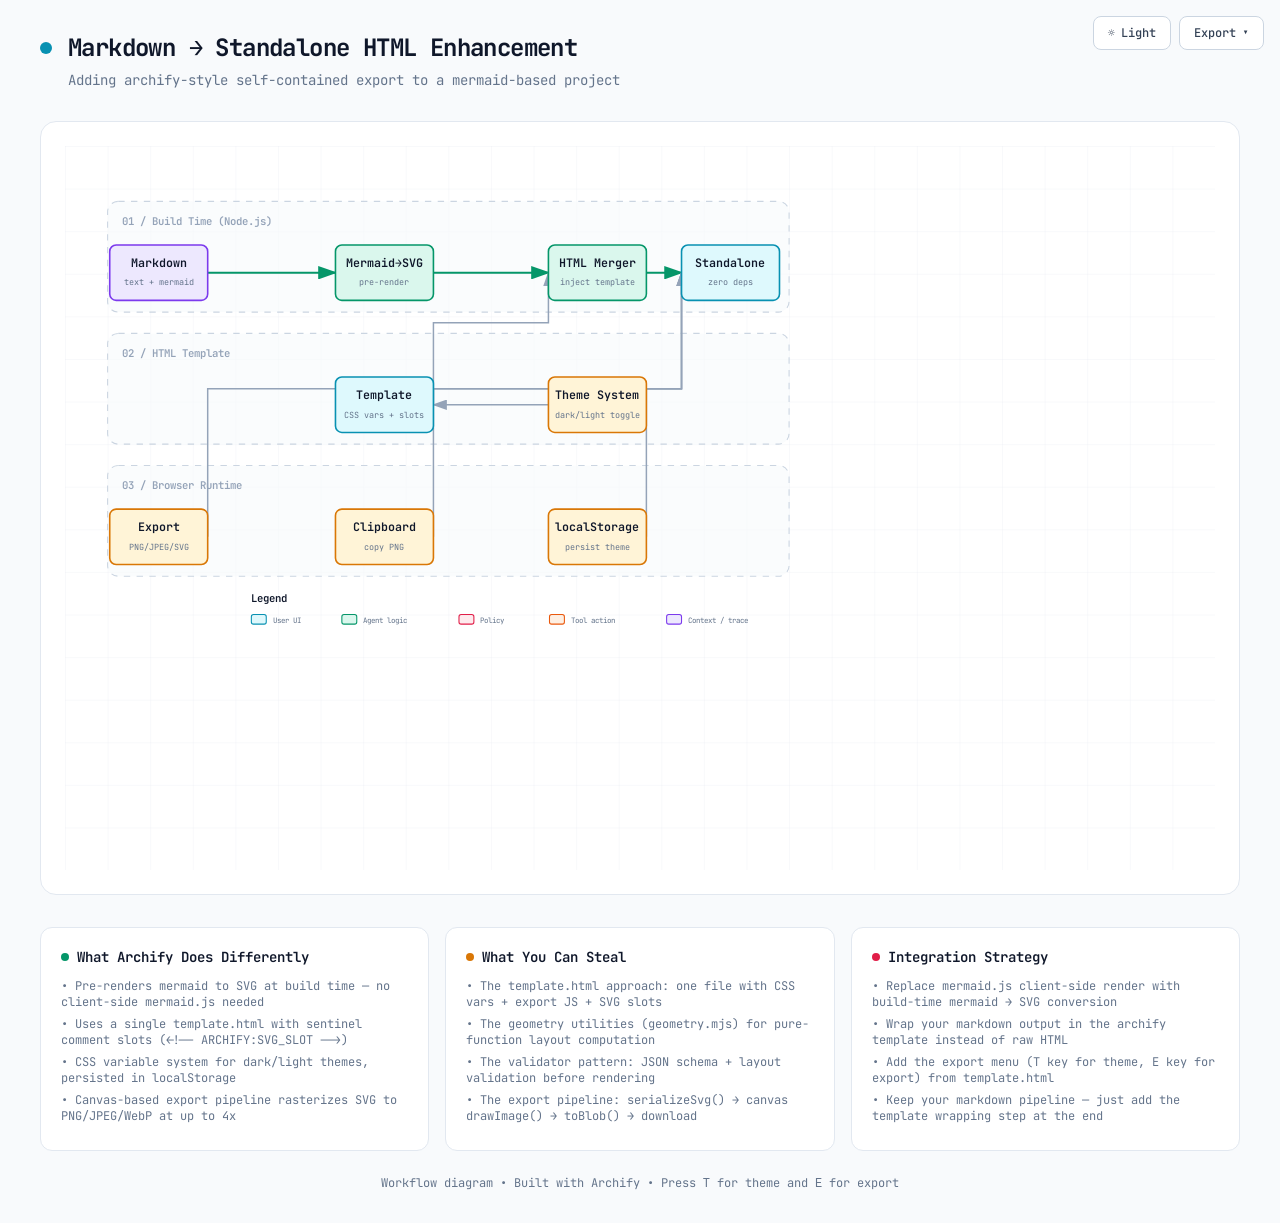
<file: docs/diagrams/markdown-to-standalone.html>
<!DOCTYPE html>
<html lang="en" data-theme="dark">
<head>
  <meta charset="UTF-8">
  <meta name="viewport" content="width=device-width, initial-scale=1.0">
  <meta name="generator" content="archify 2.6.0">
  <title>Markdown → Standalone HTML Enhancement Diagram</title>
  <script>
    // Resolve the theme before first paint so light-preference users don't
    // see a dark flash. The toolbar script below re-applies with UI state.
    (function () {
      try {
        var theme = null;
        try {
          var param = new URLSearchParams(window.location.search).get('theme');
          if (param === 'light' || param === 'dark') theme = param;
        } catch (_) {}
        if (!theme) {
          try { theme = localStorage.getItem('archify-theme'); } catch (_) {}
        }
        if (theme !== 'light' && theme !== 'dark') {
          theme = window.matchMedia('(prefers-color-scheme: light)').matches ? 'light' : 'dark';
        }
        document.documentElement.setAttribute('data-theme', theme);
      } catch (_) {}
    })();
  </script>
  <!-- Async font load: a blackholed network must not block first paint.
       The body font stack falls back to system monospace until it lands. -->
  <link rel="preconnect" href="https://fonts.gstatic.com" crossorigin>
  <link href="https://fonts.googleapis.com/css2?family=JetBrains+Mono:wght@400;500;600;700&display=swap"
        rel="stylesheet" media="print" onload="this.media='all'">
  <noscript>
    <link href="https://fonts.googleapis.com/css2?family=JetBrains+Mono:wght@400;500;600;700&display=swap" rel="stylesheet">
  </noscript>
  <style>
    /* ==========================================================
       THEME VARIABLES — switch by toggling [data-theme] on <html>
       ========================================================== */
    :root,
    [data-theme="dark"] {
      --bg: #020617;
      --grid: #1e293b;
      --text: #ffffff;
      --text-muted: #94a3b8;
      --text-dim: #475569;
      /* UI chrome (menu hints, footer) needs more contrast than SVG .t-dim accents */
      --text-faint: #7d8da1;

      --panel: rgba(15, 23, 42, 0.5);
      --panel-border: #1e293b;
      --lane-fill: rgba(15, 23, 42, 0.22);
      --lane-stroke: #334155;

      --arrow: #64748b;
      --arrow-emphasis: #34d399;

      /* Opaque mask color used behind semi-transparent component fills
         so the arrows drawn underneath are properly hidden. */
      --mask: #0f172a;

      --frontend-fill:    rgba(8, 51, 68, 0.4);
      --frontend-stroke:  #22d3ee;
      --backend-fill:     rgba(6, 78, 59, 0.4);
      --backend-stroke:   #34d399;
      --database-fill:    rgba(76, 29, 149, 0.4);
      --database-stroke:  #a78bfa;
      --cloud-fill:       rgba(120, 53, 15, 0.3);
      --cloud-stroke:     #fbbf24;
      --security-fill:    rgba(136, 19, 55, 0.4);
      --security-stroke:  #fb7185;
      --messagebus-fill:  rgba(251, 146, 60, 0.3);
      --messagebus-stroke:#fb923c;
      --external-fill:    rgba(30, 41, 59, 0.5);
      --external-stroke:  #94a3b8;

      --toolbar-bg:       rgba(15, 23, 42, 0.8);
      --toolbar-border:   #334155;
      --toolbar-text:     #e2e8f0;
      --toolbar-hover:    rgba(15, 23, 42, 0.95);
      --toolbar-menu-bg:  #0f172a;
    }

    [data-theme="light"] {
      --bg: #f8fafc;
      --grid: #e2e8f0;
      --text: #0f172a;
      --text-muted: #64748b;
      --text-dim: #94a3b8;
      --text-faint: #64748b;

      --panel: #ffffff;
      --panel-border: #e2e8f0;
      --lane-fill: rgba(248, 250, 252, 0.65);
      --lane-stroke: #cbd5e1;

      --arrow: #94a3b8;
      --arrow-emphasis: #059669;

      --mask: #ffffff;

      --frontend-fill:    rgba(34, 211, 238, 0.15);
      --frontend-stroke:  #0891b2;
      --backend-fill:     rgba(52, 211, 153, 0.18);
      --backend-stroke:   #059669;
      --database-fill:    rgba(167, 139, 250, 0.2);
      --database-stroke:  #7c3aed;
      --cloud-fill:       rgba(251, 191, 36, 0.18);
      --cloud-stroke:     #d97706;
      --security-fill:    rgba(251, 113, 133, 0.15);
      --security-stroke:  #e11d48;
      --messagebus-fill:  rgba(251, 146, 60, 0.15);
      --messagebus-stroke:#ea580c;
      --external-fill:    rgba(148, 163, 184, 0.18);
      --external-stroke:  #64748b;

      --toolbar-bg:       rgba(255, 255, 255, 0.92);
      --toolbar-border:   #cbd5e1;
      --toolbar-text:     #334155;
      --toolbar-hover:    #ffffff;
      --toolbar-menu-bg:  #ffffff;
    }

    * { margin: 0; padding: 0; box-sizing: border-box; }

    body {
      font-family: 'JetBrains Mono', ui-monospace, SFMono-Regular, Menlo, Consolas, 'DejaVu Sans Mono', 'Liberation Mono', 'Noto Sans Mono CJK SC', 'PingFang SC', 'Hiragino Sans GB', 'Microsoft YaHei', monospace;
      background: var(--bg);
      min-height: 100vh;
      padding: 2rem;
      color: var(--text);
      transition: background 0.2s ease, color 0.2s ease;
    }

    .container { max-width: 1200px; margin: 0 auto; }

    .header { margin-bottom: 2rem; }

    .header-row {
      display: flex;
      align-items: center;
      gap: 1rem;
      margin-bottom: 0.5rem;
    }

    .pulse-dot {
      width: 12px;
      height: 12px;
      background: var(--frontend-stroke);
      border-radius: 50%;
      animation: pulse 2s infinite;
    }

    @keyframes pulse {
      0%, 100% { opacity: 1; }
      50% { opacity: 0.5; }
    }

    h1 {
      font-size: 1.5rem;
      font-weight: 700;
      letter-spacing: -0.025em;
    }

    .subtitle {
      color: var(--text-muted);
      font-size: 0.875rem;
      margin-left: 1.75rem;
    }

    .diagram-container {
      background: var(--panel);
      border-radius: 1rem;
      border: 1px solid var(--panel-border);
      padding: 1.5rem;
      overflow-x: auto;
    }

    svg {
      width: 100%;
      min-width: min(900px, 100%);
      display: block;
    }

    .cards {
      display: grid;
      grid-template-columns: repeat(auto-fit, minmax(280px, 1fr));
      gap: 1rem;
      margin-top: 2rem;
    }

    .card {
      background: var(--panel);
      border-radius: 0.75rem;
      border: 1px solid var(--panel-border);
      padding: 1.25rem;
    }

    .card-header {
      display: flex;
      align-items: center;
      gap: 0.5rem;
      margin-bottom: 0.75rem;
    }

    .card-dot {
      width: 8px;
      height: 8px;
      border-radius: 50%;
    }

    .card-dot.cyan     { background: var(--frontend-stroke); }
    .card-dot.emerald  { background: var(--backend-stroke); }
    .card-dot.violet   { background: var(--database-stroke); }
    .card-dot.amber    { background: var(--cloud-stroke); }
    .card-dot.rose     { background: var(--security-stroke); }
    .card-dot.orange   { background: var(--messagebus-stroke); }
    .card-dot.slate    { background: var(--external-stroke); }

    .card h3 { font-size: 0.875rem; font-weight: 600; color: var(--text); }

    .card ul {
      list-style: none;
      color: var(--text-muted);
      font-size: 0.75rem;
    }

    .card li { margin-bottom: 0.375rem; }

    .footer {
      text-align: center;
      margin-top: 1.5rem;
      color: var(--text-faint);
      font-size: 0.75rem;
    }

    /* ==========================================================
       Print stylesheet — hide interactive controls, force light,
       drop the grid so the diagram doesn't waste ink, use landscape
       so wide diagrams fit, pack summary cards into 2 columns to
       avoid an orphan card on a trailing page.
       ========================================================== */
    @page { size: landscape; margin: 1.5cm; }

    @media print {
      /* Force the FULL light palette — including component fills/strokes and
         lane/arrow colors — so printing from dark theme doesn't put neon
         strokes and translucent dark fills on white paper. */
      :root, [data-theme="dark"], [data-theme="light"] {
        --bg: #ffffff;
        --grid: transparent;
        --panel: #ffffff;
        --panel-border: #e2e8f0;
        --text: #0f172a;
        --text-muted: #475569;
        --text-dim: #94a3b8;
        --text-faint: #64748b;
        --mask: #ffffff;
        --lane-fill: rgba(248, 250, 252, 0.65);
        --lane-stroke: #cbd5e1;
        --arrow: #94a3b8;
        --arrow-emphasis: #059669;
        --frontend-fill:    rgba(34, 211, 238, 0.15);
        --frontend-stroke:  #0891b2;
        --backend-fill:     rgba(52, 211, 153, 0.18);
        --backend-stroke:   #059669;
        --database-fill:    rgba(167, 139, 250, 0.2);
        --database-stroke:  #7c3aed;
        --cloud-fill:       rgba(251, 191, 36, 0.18);
        --cloud-stroke:     #d97706;
        --security-fill:    rgba(251, 113, 133, 0.15);
        --security-stroke:  #e11d48;
        --messagebus-fill:  rgba(251, 146, 60, 0.15);
        --messagebus-stroke:#ea580c;
        --external-fill:    rgba(148, 163, 184, 0.18);
        --external-stroke:  #64748b;
      }
      body { background: #ffffff !important; padding: 0; }
      .container { max-width: none; }
      .toolbar, .archify-toast, .no-print { display: none !important; }
      .diagram-container, .card { box-shadow: none; border-color: #e2e8f0; }
      .cards { grid-template-columns: 1fr 1fr; }
      /* Ensure elements break sensibly across pages */
      .card { break-inside: avoid; page-break-inside: avoid; }
      .diagram-container { break-inside: avoid; page-break-inside: avoid; }
      h1, .subtitle { color: #0f172a; }
    }

    /* ==========================================================
       TOOLBAR (theme toggle + export menu)
       ========================================================== */
    .toolbar {
      position: fixed;
      top: 1rem;
      right: 1rem;
      display: flex;
      gap: 0.5rem;
      z-index: 100;
    }
    .toolbar button {
      background: var(--toolbar-bg);
      color: var(--toolbar-text);
      border: 1px solid var(--toolbar-border);
      padding: 0.5rem 0.875rem;
      border-radius: 0.5rem;
      font-family: inherit;
      font-size: 0.75rem;
      font-weight: 500;
      cursor: pointer;
      backdrop-filter: blur(8px);
      transition: background 0.15s, border-color 0.15s;
      display: inline-flex;
      align-items: center;
      gap: 0.375rem;
    }
    .toolbar button:hover {
      background: var(--toolbar-hover);
      border-color: var(--arrow);
    }
    .toolbar button:focus-visible {
      outline: 2px solid var(--frontend-stroke);
      outline-offset: 2px;
    }
    .toolbar .export-wrap { position: relative; }
    .toolbar .export-menu {
      position: absolute;
      top: calc(100% + 0.375rem);
      right: 0;
      background: var(--toolbar-menu-bg);
      border: 1px solid var(--toolbar-border);
      border-radius: 0.5rem;
      padding: 0.375rem;
      min-width: 160px;
      display: none;
      flex-direction: column;
      box-shadow: 0 4px 20px rgba(0,0,0,0.25);
    }
    .toolbar .export-menu.open { display: flex; }
    .toolbar .export-menu button {
      background: transparent;
      border: 0;
      justify-content: space-between;
      width: 100%;
      text-align: left;
      padding: 0.5rem 0.75rem;
    }
    .toolbar .export-menu button:hover {
      background: var(--toolbar-hover);
    }
    .toolbar .export-menu .hint {
      color: var(--text-faint);
      font-size: 0.625rem;
    }
    .toolbar .export-menu hr {
      border: 0;
      border-top: 1px solid var(--toolbar-border);
      margin: 0.25rem 0.375rem;
      opacity: 0.5;
    }

    /* Toast — brief feedback for actions like "copied" */
    .archify-toast {
      position: fixed;
      top: 1rem;
      left: 50%;
      transform: translateX(-50%) translateY(-8px);
      background: var(--toolbar-menu-bg);
      color: var(--text);
      border: 1px solid var(--toolbar-border);
      padding: 0.5rem 1rem;
      border-radius: 0.5rem;
      font-family: inherit;
      font-size: 0.75rem;
      opacity: 0;
      transition: opacity 0.2s, transform 0.2s;
      z-index: 200;
      pointer-events: none;
      box-shadow: 0 4px 20px rgba(0,0,0,0.25);
    }
    .archify-toast.show {
      opacity: 1;
      transform: translateX(-50%) translateY(0);
    }

    @media (max-width: 720px) {
      body { padding: 1rem; }
      .toolbar {
        position: static;
        justify-content: flex-end;
        margin-bottom: 1rem;
      }
      .header { margin-bottom: 1.25rem; }
      .header-row {
        gap: 0.75rem;
        align-items: flex-start;
      }
      h1 {
        font-size: 1.25rem;
        line-height: 1.25;
      }
      .subtitle {
        margin-left: 0;
        font-size: 0.8125rem;
        line-height: 1.55;
      }
      .diagram-container {
        padding: 0.75rem;
        border-radius: 0.75rem;
      }
      .cards {
        grid-template-columns: 1fr;
        margin-top: 1rem;
      }
    }

    /* ==========================================================
       SVG SEMANTIC CLASSES — use these instead of inline fill/stroke
       ========================================================== */
    .c-grid       { stroke: var(--grid); fill: none; }
    .c-mask       { fill: var(--mask); stroke: none; }

    .c-frontend   { fill: var(--frontend-fill);   stroke: var(--frontend-stroke); }
    .c-backend    { fill: var(--backend-fill);    stroke: var(--backend-stroke); }
    .c-database   { fill: var(--database-fill);   stroke: var(--database-stroke); }
    .c-cloud      { fill: var(--cloud-fill);      stroke: var(--cloud-stroke); }
    .c-security   { fill: var(--security-fill);   stroke: var(--security-stroke); }
    .c-messagebus { fill: var(--messagebus-fill); stroke: var(--messagebus-stroke); }
    .c-external   { fill: var(--external-fill);   stroke: var(--external-stroke); }

    /* Text helpers */
    .t-primary { fill: var(--text); }
    .t-muted   { fill: var(--text-muted); }
    .t-dim     { fill: var(--text-dim); }
    .t-frontend   { fill: var(--frontend-stroke); }
    .t-backend    { fill: var(--backend-stroke); }
    .t-database   { fill: var(--database-stroke); }
    .t-cloud      { fill: var(--cloud-stroke); }
    .t-security   { fill: var(--security-stroke); }
    .t-messagebus { fill: var(--messagebus-stroke); }
    .t-external   { fill: var(--external-stroke); }

    /* Arrows */
    .a-default   { stroke: var(--arrow); fill: none; }
    .a-emphasis  { stroke: var(--arrow-emphasis); fill: none; }
    .a-security  { stroke: var(--security-stroke); fill: none; stroke-dasharray: 5,5; }
    .a-dashed    { stroke: var(--database-stroke); fill: none; stroke-dasharray: 4,4; }

    /* Arrowhead markers reference these */
    .m-default   { fill: var(--arrow); }
    .m-emphasis  { fill: var(--arrow-emphasis); }
    .m-security  { fill: var(--security-stroke); }
    .m-dashed    { fill: var(--database-stroke); }

    /* Dashed boundary variants */
    .c-security-group { fill: transparent; stroke: var(--security-stroke); stroke-dasharray: 4,4; }
    .c-region         { fill: rgba(251, 191, 36, 0.05); stroke: var(--cloud-stroke); stroke-dasharray: 8,4; }
    .c-lane           { fill: var(--lane-fill); stroke: var(--lane-stroke); stroke-dasharray: 6,6; }
  </style>
</head>
<body>
  <!-- Toolbar: theme toggle + export menu (present on every generated diagram)
       Keyboard: T toggles theme, E opens export menu (when no input focused) -->
  <div class="toolbar" role="toolbar" aria-label="Diagram actions">
    <button id="btn-theme" type="button"
            title="Toggle theme (T)"
            aria-label="Toggle color theme"
            aria-pressed="false">
      <span id="theme-icon" aria-hidden="true">&#9790;</span>
      <span id="theme-label">Dark</span>
    </button>
    <div class="export-wrap">
      <button id="btn-export" type="button"
              title="Export diagram (E)"
              aria-label="Export diagram"
              aria-haspopup="menu"
              aria-expanded="false"
              aria-controls="export-menu">
        Export <span aria-hidden="true">&#9662;</span>
      </button>
      <div class="export-menu" id="export-menu" role="menu" aria-label="Export">
        <button data-action="copy"  type="button" role="menuitem" tabindex="-1">Copy to clipboard <span class="hint">PNG</span></button>
        <hr role="separator">
        <button data-format="png"   type="button" role="menuitem" tabindex="-1">Download PNG</button>
        <button data-format="jpeg"  type="button" role="menuitem" tabindex="-1">Download JPEG</button>
        <button data-format="webp"  type="button" role="menuitem" tabindex="-1">Download WebP</button>
        <hr role="separator">
        <button data-format="svg"   type="button" role="menuitem" tabindex="-1">Download SVG <span class="hint">vector</span></button>
      </div>
    </div>
  </div>

  <div class="container">
    <!-- Header -->
    <div class="header">
      <div class="header-row">
        <div class="pulse-dot"></div>
        <h1>Markdown → Standalone HTML Enhancement</h1>
      </div>
      <p class="subtitle">Adding archify-style self-contained export to a mermaid-based project</p>
    </div>

    <!-- Main Diagram -->
    <div class="diagram-container">
      <svg viewBox="0 0 1080 680" role="img" aria-label="Markdown → Standalone HTML Enhancement — Adding archify-style self-contained export to a mermaid-based project (workflow diagram)">
        <!-- Definitions -->
        <defs>
          <marker id="arrowhead" markerWidth="10" markerHeight="7" refX="9" refY="3.5" orient="auto">
            <polygon points="0 0, 10 3.5, 0 7" class="m-default" />
          </marker>
          <marker id="arrowhead-emphasis" markerWidth="10" markerHeight="7" refX="9" refY="3.5" orient="auto">
            <polygon points="0 0, 10 3.5, 0 7" class="m-emphasis" />
          </marker>
          <marker id="arrowhead-security" markerWidth="10" markerHeight="7" refX="9" refY="3.5" orient="auto">
            <polygon points="0 0, 10 3.5, 0 7" class="m-security" />
          </marker>
          <marker id="arrowhead-dashed" markerWidth="10" markerHeight="7" refX="9" refY="3.5" orient="auto">
            <polygon points="0 0, 10 3.5, 0 7" class="m-dashed" />
          </marker>
          <pattern id="grid" width="40" height="40" patternUnits="userSpaceOnUse">
            <path d="M 40 0 L 0 0 0 40" class="c-grid" stroke-width="0.5"/>
          </pattern>
        </defs>

        <!-- Background Grid -->
        <rect width="100%" height="100%" fill="url(#grid)" />

        <!-- Swimlanes -->
        <rect x="40" y="52" width="640" height="104" rx="10" class="c-lane" stroke-width="1"/>
        <text x="54" y="74" class="t-dim" font-size="10" font-weight="600">01 / Build Time (Node.js)</text>

        <rect x="40" y="176" width="640" height="104" rx="10" class="c-lane" stroke-width="1"/>
        <text x="54" y="198" class="t-dim" font-size="10" font-weight="600">02 / HTML Template</text>

        <rect x="40" y="300" width="640" height="104" rx="10" class="c-lane" stroke-width="1"/>
        <text x="54" y="322" class="t-dim" font-size="10" font-weight="600">03 / Browser Runtime</text>

        <!-- Edge paths -->
        <path d="M 134 119 L 254 119" class="a-emphasis" stroke-width="1.8" marker-end="url(#arrowhead-emphasis)"/>
        <path d="M 346 119 L 454 119" class="a-emphasis" stroke-width="1.8" marker-end="url(#arrowhead-emphasis)"/>
        <path d="M 346 243 L 346 166 L 454 166 L 454 119" class="a-default" stroke-width="1.4" marker-end="url(#arrowhead)"/>
        <path d="M 546 119 L 579 119" class="a-emphasis" stroke-width="1.8" marker-end="url(#arrowhead-emphasis)"/>
        <path d="M 454 243 L 346 243" class="a-default" stroke-width="1.4" marker-end="url(#arrowhead)"/>
        <path d="M 134 367 L 134 228 L 579 228 L 579 119" class="a-default" stroke-width="1.4" marker-end="url(#arrowhead)"/>
        <path d="M 346 367 L 346 228 L 579 228 L 579 119" class="a-default" stroke-width="1.4" marker-end="url(#arrowhead)"/>
        <path d="M 546 367 L 546 228 L 579 228 L 579 119" class="a-default" stroke-width="1.4" marker-end="url(#arrowhead)"/>

        <!-- Nodes -->
        <rect x="42" y="93" width="92" height="52" rx="6" class="c-mask"/>
        <rect x="42" y="93" width="92" height="52" rx="6" class="c-database" stroke-width="1.5"/>
        <text x="88" y="114" class="t-primary" font-size="11" font-weight="600" text-anchor="middle">Markdown</text>
        <text x="88" y="131" class="t-muted" font-size="8" text-anchor="middle">text + mermaid</text>

        <rect x="254" y="93" width="92" height="52" rx="6" class="c-mask"/>
        <rect x="254" y="93" width="92" height="52" rx="6" class="c-backend" stroke-width="1.5"/>
        <text x="300" y="114" class="t-primary" font-size="11" font-weight="600" text-anchor="middle">Mermaid→SVG</text>
        <text x="300" y="131" class="t-muted" font-size="8" text-anchor="middle">pre-render</text>

        <rect x="454" y="93" width="92" height="52" rx="6" class="c-mask"/>
        <rect x="454" y="93" width="92" height="52" rx="6" class="c-backend" stroke-width="1.5"/>
        <text x="500" y="114" class="t-primary" font-size="11" font-weight="600" text-anchor="middle">HTML Merger</text>
        <text x="500" y="131" class="t-muted" font-size="8" text-anchor="middle">inject template</text>

        <rect x="579" y="93" width="92" height="52" rx="6" class="c-mask"/>
        <rect x="579" y="93" width="92" height="52" rx="6" class="c-frontend" stroke-width="1.5"/>
        <text x="625" y="114" class="t-primary" font-size="11" font-weight="600" text-anchor="middle">Standalone</text>
        <text x="625" y="131" class="t-muted" font-size="8" text-anchor="middle">zero deps</text>

        <rect x="254" y="217" width="92" height="52" rx="6" class="c-mask"/>
        <rect x="254" y="217" width="92" height="52" rx="6" class="c-frontend" stroke-width="1.5"/>
        <text x="300" y="238" class="t-primary" font-size="11" font-weight="600" text-anchor="middle">Template</text>
        <text x="300" y="255" class="t-muted" font-size="8" text-anchor="middle">CSS vars + slots</text>

        <rect x="454" y="217" width="92" height="52" rx="6" class="c-mask"/>
        <rect x="454" y="217" width="92" height="52" rx="6" class="c-cloud" stroke-width="1.5"/>
        <text x="500" y="238" class="t-primary" font-size="11" font-weight="600" text-anchor="middle">Theme System</text>
        <text x="500" y="255" class="t-muted" font-size="8" text-anchor="middle">dark/light toggle</text>

        <rect x="42" y="341" width="92" height="52" rx="6" class="c-mask"/>
        <rect x="42" y="341" width="92" height="52" rx="6" class="c-cloud" stroke-width="1.5"/>
        <text x="88" y="362" class="t-primary" font-size="11" font-weight="600" text-anchor="middle">Export</text>
        <text x="88" y="379" class="t-muted" font-size="8" text-anchor="middle">PNG/JPEG/SVG</text>

        <rect x="254" y="341" width="92" height="52" rx="6" class="c-mask"/>
        <rect x="254" y="341" width="92" height="52" rx="6" class="c-cloud" stroke-width="1.5"/>
        <text x="300" y="362" class="t-primary" font-size="11" font-weight="600" text-anchor="middle">Clipboard</text>
        <text x="300" y="379" class="t-muted" font-size="8" text-anchor="middle">copy PNG</text>

        <rect x="454" y="341" width="92" height="52" rx="6" class="c-mask"/>
        <rect x="454" y="341" width="92" height="52" rx="6" class="c-cloud" stroke-width="1.5"/>
        <text x="500" y="362" class="t-primary" font-size="11" font-weight="600" text-anchor="middle">localStorage</text>
        <text x="500" y="379" class="t-muted" font-size="8" text-anchor="middle">persist theme</text>

        <!-- Edge labels -->









        <!-- Legend -->
        <text x="175" y="428" class="t-primary" font-size="10" font-weight="600">Legend</text>
        <rect x="175" y="440" width="14" height="9" rx="2" class="c-frontend" stroke-width="1"/>
        <text x="195" y="448" class="t-muted" font-size="7">User UI</text>
        <rect x="260" y="440" width="14" height="9" rx="2" class="c-backend" stroke-width="1"/>
        <text x="280" y="448" class="t-muted" font-size="7">Agent logic</text>
        <rect x="370" y="440" width="14" height="9" rx="2" class="c-security" stroke-width="1"/>
        <text x="390" y="448" class="t-muted" font-size="7">Policy</text>
        <rect x="455" y="440" width="14" height="9" rx="2" class="c-messagebus" stroke-width="1"/>
        <text x="475" y="448" class="t-muted" font-size="7">Tool action</text>
        <rect x="565" y="440" width="14" height="9" rx="2" class="c-database" stroke-width="1"/>
        <text x="585" y="448" class="t-muted" font-size="7">Context / trace</text>
      </svg>
    </div>

    <!-- Info Cards -->
    <div class="cards">
      <div class="card">
        <div class="card-header">
          <div class="card-dot emerald"></div>
          <h3>What Archify Does Differently</h3>
        </div>
        <ul>
          <li>&bull; Pre-renders mermaid to SVG at build time — no client-side mermaid.js needed</li>
          <li>&bull; Uses a single template.html with sentinel comment slots (&lt;!-- ARCHIFY:SVG_SLOT --&gt;)</li>
          <li>&bull; CSS variable system for dark/light themes, persisted in localStorage</li>
          <li>&bull; Canvas-based export pipeline rasterizes SVG to PNG/JPEG/WebP at up to 4x</li>
        </ul>
      </div>

      <div class="card">
        <div class="card-header">
          <div class="card-dot amber"></div>
          <h3>What You Can Steal</h3>
        </div>
        <ul>
          <li>&bull; The template.html approach: one file with CSS vars + export JS + SVG slots</li>
          <li>&bull; The geometry utilities (geometry.mjs) for pure-function layout computation</li>
          <li>&bull; The validator pattern: JSON schema + layout validation before rendering</li>
          <li>&bull; The export pipeline: serializeSvg() → canvas drawImage() → toBlob() → download</li>
        </ul>
      </div>

      <div class="card">
        <div class="card-header">
          <div class="card-dot rose"></div>
          <h3>Integration Strategy</h3>
        </div>
        <ul>
          <li>&bull; Replace mermaid.js client-side render with build-time mermaid → SVG conversion</li>
          <li>&bull; Wrap your markdown output in the archify template instead of raw HTML</li>
          <li>&bull; Add the export menu (T key for theme, E key for export) from template.html</li>
          <li>&bull; Keep your markdown pipeline — just add the template wrapping step at the end</li>
        </ul>
      </div>
    </div>

    <!-- Footer -->
    <p class="footer">
      Workflow diagram &bull; Built with Archify<span class="no-print"> &bull; Press <kbd>T</kbd> for theme and <kbd>E</kbd> for export</span>
    </p>
  </div>

  <script>
    /* ============================================================
       Theme toggle — persists to localStorage, respects system pref
       ============================================================ */
    var Archify = {};

    Archify.theme = (function () {
      var STORAGE_KEY = 'archify-theme';
      var html = document.documentElement;
      var btn = document.getElementById('btn-theme');
      var icon = document.getElementById('theme-icon');
      var label = document.getElementById('theme-label');

      // localStorage can throw (blocked cookies, sandboxed iframes); the whole
      // script element dies on an uncaught error, so guard every access.
      function readStored() {
        try { return localStorage.getItem(STORAGE_KEY); } catch (_) { return null; }
      }
      function writeStored(value) {
        try { localStorage.setItem(STORAGE_KEY, value); } catch (_) {}
      }
      function urlOverride() {
        // URL param wins (useful for deterministic screenshots / share links)
        try {
          var param = new URLSearchParams(window.location.search).get('theme');
          if (param === 'light' || param === 'dark') return param;
        } catch (_) {}
        return null;
      }

      function resolveInitial() {
        var fromUrl = urlOverride();
        if (fromUrl) return fromUrl;
        var saved = readStored();
        if (saved === 'light' || saved === 'dark') return saved;
        return window.matchMedia('(prefers-color-scheme: light)').matches ? 'light' : 'dark';
      }

      function apply(theme) {
        html.setAttribute('data-theme', theme);
        icon.textContent = theme === 'dark' ? '\u263E' : '\u263C';
        label.textContent = theme === 'dark' ? 'Dark' : 'Light';
        btn.setAttribute('aria-pressed', theme === 'light' ? 'true' : 'false');
      }

      function toggle() {
        var next = html.getAttribute('data-theme') === 'dark' ? 'light' : 'dark';
        apply(next);
        writeStored(next);
      }

      apply(resolveInitial());
      btn.addEventListener('click', toggle);

      // Follow live OS theme changes while the user has no explicit preference.
      try {
        var media = window.matchMedia('(prefers-color-scheme: light)');
        var onChange = function (e) {
          var saved = readStored();
          if (urlOverride() || saved === 'light' || saved === 'dark') return;
          apply(e.matches ? 'light' : 'dark');
        };
        if (media.addEventListener) media.addEventListener('change', onChange);
        else if (media.addListener) media.addListener(onChange);
      } catch (_) {}

      return { toggle: toggle };
    })();

    /* ============================================================
       Export — PNG / JPEG / WebP / SVG (download) and Copy PNG (clipboard)

       Raster exports are always rendered at 4x source resolution for
       maximum sharpness. The trick: we set the serialized SVG's
       `width`/`height` to viewBox * 4 so the browser rasterizes the
       vectors at that resolution natively. drawImage then draws at
       the image's natural size (no upscaling = no blur).

       JPEG/WebP paint the current theme's background explicitly since
       those formats have no alpha channel.
       ============================================================ */
    (function () {
      var RASTER_SCALE = 4;

      function diagramFilename() {
        var title = (document.title || 'diagram')
          .replace(/\s+Architecture(\s+Diagram)?$/i, '')
          .replace(/\s+Diagram$/i, '')
          .trim();
        return title.replace(/[^a-z0-9_\-]+/gi, '-')
                    .toLowerCase()
                    .replace(/^-+|-+$/g, '') || 'diagram';
      }

      function currentBg() {
        return getComputedStyle(document.body).backgroundColor || '#ffffff';
      }

      /**
       * Serialize the main SVG into a standalone document.
       *
       * Two modes:
       * - Default (opts.autoTheme=false) — locks the serialized SVG to the
       *   viewer's current theme. Used by the raster pipeline
       *   (PNG/JPEG/WebP/clipboard) because canvas rasterization needs
       *   deterministic colors; a raster cannot react to
       *   prefers-color-scheme after encoding.
       * - autoTheme=true — emits BOTH dark and light variable sets plus a
       *   `@media (prefers-color-scheme)` rule so the resulting SVG
       *   self-themes when embedded in GitHub READMEs or other hosts that
       *   expose a color scheme. Used for "Download SVG".
       */
      function serializeSvg(scale, opts) {
        // scale: integer multiplier for intrinsic SVG pixel dimensions used by
        // the raster path. Defaults to 1 (natural size) for SVG download.
        scale = scale || 1;
        opts = opts || {};
        var autoTheme = opts.autoTheme === true;

        var svg = document.querySelector('.diagram-container svg');
        var clone = svg.cloneNode(true);

        var vb = svg.viewBox.baseVal;
        // Scale width/height so the browser rasterizes the vectors at target
        // resolution directly. viewBox stays unchanged so coordinates don't
        // shift. This is the key to sharp rasters — do NOT scale later via
        // canvas upscaling.
        clone.setAttribute('width', vb.width * scale);
        clone.setAttribute('height', vb.height * scale);
        clone.setAttribute('xmlns', 'http://www.w3.org/2000/svg');

        // Only the SVG-relevant rules: semantic classes, markers, and the
        // theme variable blocks. Toolbar/cards/print CSS can never apply
        // inside a standalone SVG and would only bloat the export.
        var hostStyle = (function () {
          var out = [];
          Array.prototype.forEach.call(document.styleSheets, function (sheet) {
            var rules;
            try { rules = sheet.cssRules; } catch (_) { return; } // cross-origin
            if (!rules) return;
            Array.prototype.forEach.call(rules, function (rule) {
              if (rule.type !== 1) return; // plain style rules only
              var sel = rule.selectorText || '';
              if (/(^|,)\s*(svg|:root|\[data-theme|\.c-|\.t-|\.a-|\.m-)/.test(sel)) {
                out.push(rule.cssText);
              }
            });
          });
          return out.join('\n');
        })();

        // Derive the variable list from the stylesheet so newly added theme
        // variables can never be missed by the export pipeline again
        // (--lane-fill/--lane-stroke once were).
        var varNames = (function () {
          var seen = {};
          var names = [];
          (hostStyle.match(/--[a-zA-Z0-9-]+(?=\s*:)/g) || []).forEach(function (n) {
            if (!seen[n]) { seen[n] = true; names.push(n); }
          });
          return names;
        })();

        // Resolve the full variable set for a given data-theme via an
        // off-DOM probe, independent of what the viewer is currently set to.
        function resolveVars(themeAttr) {
          var probe = document.createElement('div');
          probe.setAttribute('data-theme', themeAttr);
          probe.style.cssText = 'position:absolute;width:0;height:0;visibility:hidden;';
          document.body.appendChild(probe);
          try {
            var c = getComputedStyle(probe);
            return varNames.map(function (n) {
              return n + ': ' + c.getPropertyValue(n).trim() + ';';
            }).join(' ');
          } finally {
            document.body.removeChild(probe);
          }
        }

        // Prepend a local()-only @font-face block for each weight so that the
        // sandboxed image-rendering context used during PNG/JPEG/WebP export
        // can find JetBrains Mono if the user has it installed locally, and
        // falls through cleanly to the monospace stack otherwise. The usual
        // Google-Fonts <link> in the host document is unreachable from the
        // serialized SVG, so url()-sourced faces would just hang.
        var fontFallback = [400, 500, 600, 700].map(function (w) {
          return "@font-face { font-family: 'JetBrains Mono'; font-weight: " + w +
                 "; src: local('JetBrains Mono'), local('JetBrainsMono-Regular'); }";
        }).join('\n');

        var style = document.createElementNS('http://www.w3.org/2000/svg', 'style');
        var bgRect = document.createElementNS('http://www.w3.org/2000/svg', 'rect');
        bgRect.setAttribute('width', '100%');
        bgRect.setAttribute('height', '100%');

        if (autoTheme) {
          // Dual-theme SVG. Dark is the default (so hosts without
          // prefers-color-scheme still render), light swaps in via media
          // query, and svg[data-theme="..."] still lets downstream
          // consumers force a specific theme.
          var darkVars = resolveVars('dark');
          var lightVars = resolveVars('light');

          style.textContent =
            fontFallback + "\n" +
            "svg { font-family: 'JetBrains Mono', ui-monospace, SFMono-Regular, Menlo, Consolas, 'DejaVu Sans Mono', 'Liberation Mono', 'Noto Sans Mono CJK SC', 'PingFang SC', 'Hiragino Sans GB', 'Microsoft YaHei', monospace; }\n" +
            hostStyle + "\n" +
            ":root, svg { " + darkVars + " }\n" +
            "@media (prefers-color-scheme: light) { :root, svg { " + lightVars + " } }\n" +
            "svg[data-theme=\"light\"] { " + lightVars + " }\n" +
            "svg[data-theme=\"dark\"] { " + darkVars + " }\n" +
            "rect.c-bg-rect { fill: var(--bg); }\n";

          // Don't lock the serialized SVG to the viewer's current theme.
          clone.removeAttribute('data-theme');
          // Background follows the CSS variable, not a fixed color, so it
          // swaps with the media query.
          bgRect.setAttribute('class', 'c-bg-rect');
        } else {
          // Raster path: lock to the viewer's current theme.
          var theme = document.documentElement.getAttribute('data-theme') || 'dark';
          var themeHost = document.querySelector('[data-theme="' + theme + '"]') || document.documentElement;
          var computed = getComputedStyle(themeHost);
          var vars = varNames.map(function (n) {
            return n + ': ' + computed.getPropertyValue(n).trim() + ';';
          }).join(' ');

          // IMPORTANT: inject the resolved variables AFTER hostStyle,
          // otherwise hostStyle's ":root, [data-theme=\"dark\"] { ... }" rule
          // overrides our chosen theme via later-in-cascade equal-specificity.
          // Keep this order.
          style.textContent =
            fontFallback + "\n" +
            "svg { font-family: 'JetBrains Mono', ui-monospace, SFMono-Regular, Menlo, Consolas, 'DejaVu Sans Mono', 'Liberation Mono', 'Noto Sans Mono CJK SC', 'PingFang SC', 'Hiragino Sans GB', 'Microsoft YaHei', monospace; }\n" +
            hostStyle + "\n" +
            ":root, svg { " + vars + " }\n";

          bgRect.setAttribute('fill', computed.getPropertyValue('--bg').trim() || '#ffffff');
        }

        clone.insertBefore(style, clone.firstChild);
        clone.insertBefore(bgRect, style.nextSibling);

        return {
          svgString: new XMLSerializer().serializeToString(clone),
          width: vb.width * scale,
          height: vb.height * scale
        };
      }

      function download(blob, filename) {
        var url = URL.createObjectURL(blob);
        var a = document.createElement('a');
        a.href = url;
        a.download = filename;
        document.body.appendChild(a);
        a.click();
        a.remove();
        setTimeout(function () { URL.revokeObjectURL(url); }, 1000);
      }

      // Conservative upper bound on total canvas pixels. Older Safari on iOS
      // silently produces a blank canvas above ~16 Mpx; Chrome / Firefox /
      // desktop Safari are far higher but start failing on memory-constrained
      // devices. We pick the largest integer scale in {4,3,2,1} whose target
      // pixel count fits under this cap.
      var MAX_CANVAS_PIXELS = 16 * 1024 * 1024;

      function pickSafeScale(vbW, vbH) {
        for (var s = RASTER_SCALE; s >= 1; s--) {
          if (vbW * s * vbH * s <= MAX_CANVAS_PIXELS) return s;
        }
        return 1;
      }

      function rasterize(format) {
        // Serialize at a safe scale (RASTER_SCALE=4 by default, reduced if the
        // resulting canvas would exceed MAX_CANVAS_PIXELS). The SVG itself is
        // rasterized at target resolution natively; drawImage draws at natural
        // size — no upsampling blur.
        var svg = document.querySelector('.diagram-container svg');
        var vb = svg.viewBox.baseVal;
        var scale = pickSafeScale(vb.width, vb.height);
        var data = serializeSvg(scale);
        var svgBlob = new Blob([data.svgString], { type: 'image/svg+xml;charset=utf-8' });
        var svgUrl = URL.createObjectURL(svgBlob);

        return new Promise(function (resolve, reject) {
          var img = new Image();
          img.onload = function () {
            var canvas = document.createElement('canvas');
            canvas.width = data.width;
            canvas.height = data.height;
            var ctx = canvas.getContext('2d');
            if (format === 'jpeg') {
              ctx.fillStyle = currentBg();
              ctx.fillRect(0, 0, canvas.width, canvas.height);
            }
            // Draw at natural size — SVG was already rasterized at target res.
            ctx.drawImage(img, 0, 0);
            URL.revokeObjectURL(svgUrl);
            var mime = format === 'jpeg' ? 'image/jpeg' :
                       format === 'webp' ? 'image/webp' : 'image/png';
            var quality = format === 'png' ? undefined : 0.95;
            canvas.toBlob(function (blob) {
              if (!blob) reject(new Error('toBlob returned null for ' + format));
              else resolve(blob);
            }, mime, quality);
          };
          img.onerror = function (e) {
            URL.revokeObjectURL(svgUrl);
            reject(e);
          };
          img.src = svgUrl;
        });
      }

      var menu = document.getElementById('export-menu');
      var btn = document.getElementById('btn-export');
      var items = function () {
        return Array.prototype.slice.call(menu.querySelectorAll('button[role="menuitem"]'));
      };

      // ---- Clipboard support ----------------------------------------------
      function canCopyImage() {
        return typeof ClipboardItem !== 'undefined' &&
               navigator.clipboard &&
               typeof navigator.clipboard.write === 'function';
      }

      // ---- Raster format detection ----------------------------------------
      // canvas.toBlob('image/webp') silently returns a PNG on browsers without
      // WebP encoding (older Safari), so detect explicitly.
      function supports(format) {
        if (format === 'svg' || format === 'png') return true;
        var mime = format === 'jpeg' ? 'image/jpeg' : 'image/webp';
        try {
          var c = document.createElement('canvas');
          c.width = c.height = 2;
          return c.toDataURL(mime).indexOf('data:' + mime) === 0;
        } catch (_) { return false; }
      }

      // Gray out unsupported items.
      items().forEach(function (it) {
        if (it.dataset.format && !supports(it.dataset.format)) {
          it.disabled = true;
          it.title = 'Not supported by this browser';
          it.style.opacity = '0.5';
        }
        if (it.dataset.action === 'copy' && !canCopyImage()) {
          it.disabled = true;
          it.title = 'Clipboard image write not supported by this browser';
          it.style.opacity = '0.5';
        }
      });

      // ---- Toast ----------------------------------------------------------
      // A live region only announces CHANGES to an existing node, so the toast
      // element is created once up front and updated in place.
      var toastEl = document.createElement('div');
      toastEl.className = 'archify-toast';
      toastEl.setAttribute('role', 'status');
      document.body.appendChild(toastEl);
      var toastTimer = null;

      function toast(msg) {
        toastEl.textContent = '';
        requestAnimationFrame(function () {
          toastEl.textContent = msg;
          toastEl.classList.add('show');
        });
        clearTimeout(toastTimer);
        toastTimer = setTimeout(function () { toastEl.classList.remove('show'); }, 1500);
      }

      function open(focusLast) {
        menu.classList.add('open');
        btn.setAttribute('aria-expanded', 'true');
        var available = items().filter(function (i) { return !i.disabled; });
        var target = focusLast ? available[available.length - 1] : available[0];
        if (target) target.focus();
      }
      function close(focusTrigger) {
        menu.classList.remove('open');
        btn.setAttribute('aria-expanded', 'false');
        if (focusTrigger) btn.focus();
      }
      function isOpen() { return menu.classList.contains('open'); }

      btn.addEventListener('click', function (e) {
        e.stopPropagation();
        if (isOpen()) close(false);
        else open();
      });
      // APG menu-button pattern: ArrowDown/ArrowUp on the trigger opens the menu.
      btn.addEventListener('keydown', function (e) {
        if (e.key === 'ArrowDown' || e.key === 'ArrowUp') {
          e.preventDefault();
          if (!isOpen()) open(e.key === 'ArrowUp');
        }
      });
      document.addEventListener('click', function (e) {
        if (!menu.contains(e.target) && e.target !== btn) close(false);
      });

      // Keyboard navigation inside the menu.
      //   Menu items: Up/Down, Home/End.
      //   Esc closes + returns focus to trigger; Tab closes.
      menu.addEventListener('keydown', function (e) {
        if (e.key === 'Escape') { e.preventDefault(); close(true); return; }
        if (e.key === 'Tab')    { close(false); return; }

        var available = items().filter(function (i) { return !i.disabled; });
        var current = available.indexOf(document.activeElement);
        switch (e.key) {
          case 'ArrowDown':
            e.preventDefault();
            if (available.length) available[(current + 1 + available.length) % available.length].focus();
            break;
          case 'ArrowUp':
            e.preventDefault();
            if (available.length) available[(current - 1 + available.length) % available.length].focus();
            break;
          case 'Home':
            e.preventDefault();
            if (available[0]) available[0].focus();
            break;
          case 'End':
            e.preventDefault();
            if (available.length) available[available.length - 1].focus();
            break;
        }
      });

      function runExport(format) {
        var base = diagramFilename();
        close(true);
        return (format === 'svg'
          ? Promise.resolve(serializeSvg(1, { autoTheme: true })).then(function (d) {
              download(new Blob([d.svgString], { type: 'image/svg+xml;charset=utf-8' }), base + '.svg');
            })
          : rasterize(format).then(function (blob) {
              download(blob, base + '.' + format);
            })
        ).catch(function (err) {
          console.error(err);
          alert('Export failed: ' + (err && err.message ? err.message : format));
        });
      }

      function runCopy() {
        close(true);
        if (!canCopyImage()) {
          alert('Clipboard image write not supported in this browser.');
          return;
        }
        // WebKit requires ClipboardItem to be constructed synchronously inside
        // the user gesture — pass the pending Promise<Blob> as the item value.
        // Browsers that reject promise values throw synchronously; fall back
        // to awaiting the blob first (works in Chromium/Firefox).
        var blobPromise = rasterize('png');
        var writePromise;
        try {
          writePromise = navigator.clipboard.write([new ClipboardItem({ 'image/png': blobPromise })]);
        } catch (_) {
          writePromise = blobPromise.then(function (blob) {
            return navigator.clipboard.write([new ClipboardItem({ 'image/png': blob })]);
          });
        }
        return writePromise.then(function () {
          toast('Copied PNG to clipboard');
        }).catch(function (err) {
          console.error(err);
          alert('Copy failed: ' + (err && err.message ? err.message : 'unknown'));
        });
      }

      menu.addEventListener('click', function (e) {
        var copyBtn = e.target.closest('button[data-action="copy"]');
        if (copyBtn && !copyBtn.disabled) { runCopy(); return; }

        var formatBtn = e.target.closest('button[data-format]');
        if (formatBtn && !formatBtn.disabled) { runExport(formatBtn.dataset.format); }
      });

      Archify.exportMenu = { open: open, close: close, isOpen: isOpen, run: runExport };

      // Auto-open on page load for demo/screenshot purposes: ?openExport=1
      // Wait for fonts (so the menu doesn't flash before typography lands)
      // and paint before opening. Fallback timeout for browsers without the
      // Font Loading API.
      try {
        if (new URLSearchParams(window.location.search).get('openExport') === '1') {
          var openWhenReady = function () {
            requestAnimationFrame(function () { requestAnimationFrame(open); });
          };
          if (document.fonts && document.fonts.ready) {
            document.fonts.ready.then(openWhenReady);
          } else {
            setTimeout(openWhenReady, 200);
          }
        }
      } catch (_) {}
    })();

    /* ============================================================
       Global keyboard shortcuts
         T -> toggle theme
         E -> open export menu
       Ignored when focus is inside an input/textarea/contenteditable.
       ============================================================ */
    document.addEventListener('keydown', function (e) {
      if (e.metaKey || e.ctrlKey || e.altKey) return;
      var t = e.target;
      if (t && (t.tagName === 'INPUT' || t.tagName === 'TEXTAREA' || t.isContentEditable)) return;
      if (e.key === 't' || e.key === 'T') {
        e.preventDefault();
        Archify.theme.toggle();
      } else if (e.key === 'e' || e.key === 'E') {
        e.preventDefault();
        if (!Archify.exportMenu.isOpen()) Archify.exportMenu.open();
      }
    });
  </script>
</body>
</html>
</file>
